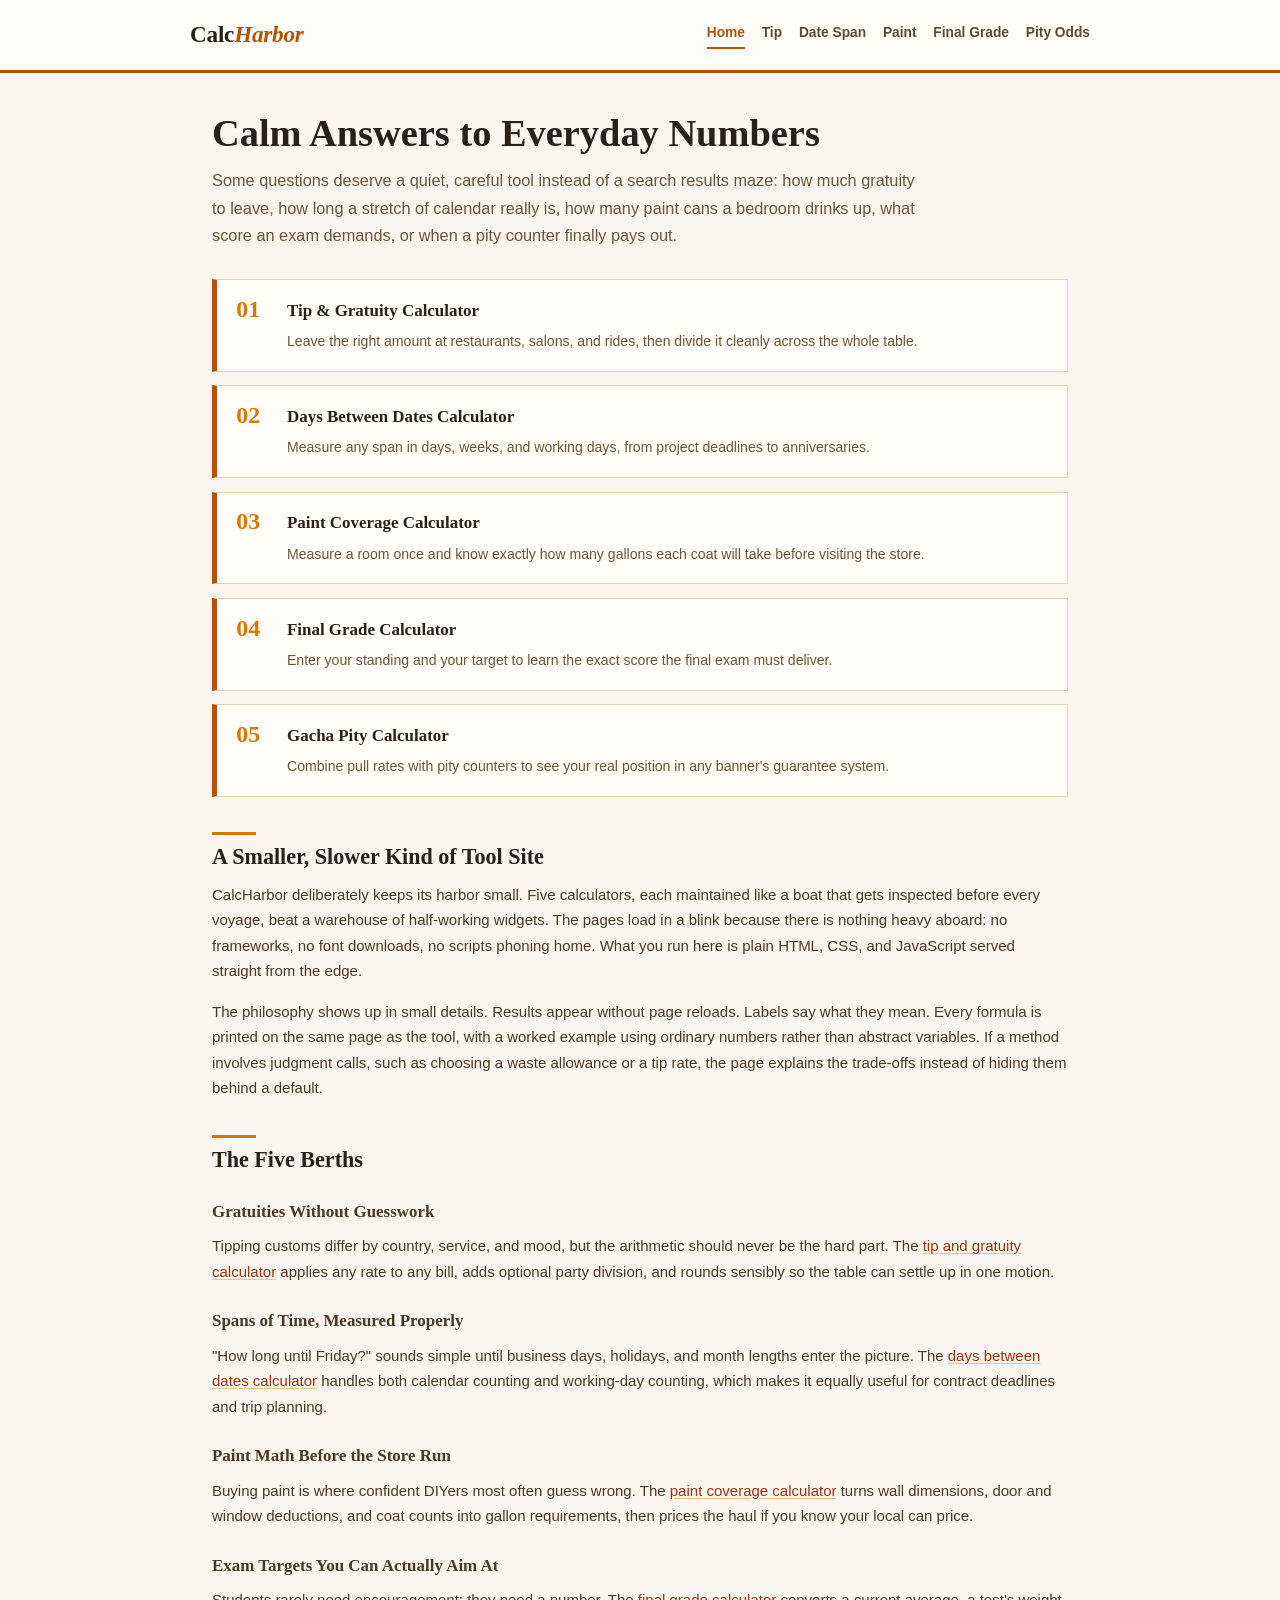
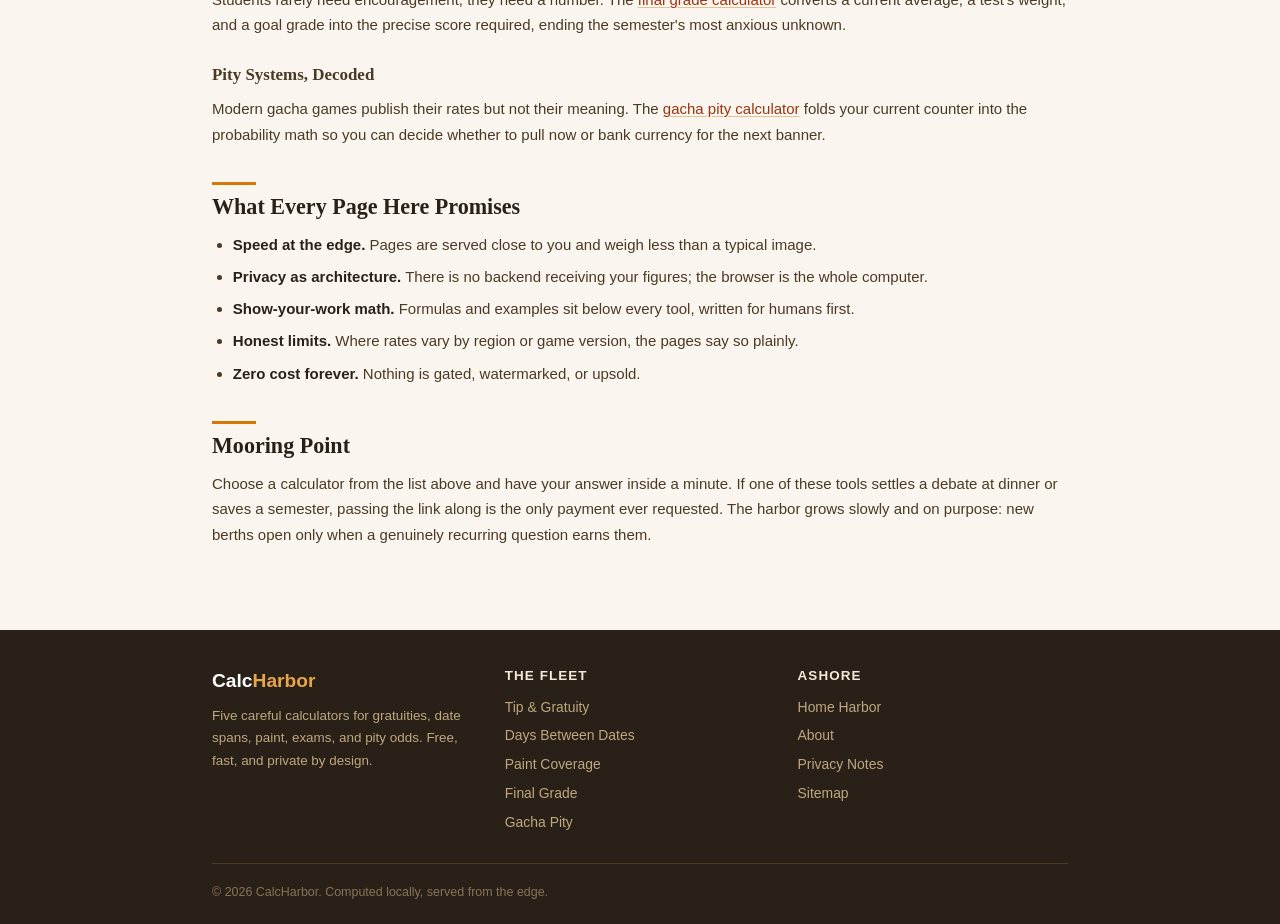
<file: index.html>
<!DOCTYPE html>
<html lang="en">
<head>
<meta charset="UTF-8">
<meta name="viewport" content="width=device-width, initial-scale=1.0">
<title>CalcHarbor – Calm, Careful Calculators for Daily Questions</title>
<meta name="description" content="Five hand-built calculators for tipping, date spans, paint coverage, final-exam targets, and gacha pity math. Free, instant, and private on every device.">
<meta name="robots" content="index, follow">
<link rel="canonical" href="https://calcharbor.pages.dev/">
<meta property="og:type" content="website">
<meta property="og:site_name" content="CalcHarbor">
<meta property="og:title" content="CalcHarbor – Calm, Careful Calculators for Daily Questions">
<meta property="og:description" content="Tipping, date spans, paint gallons, exam targets, and pity odds — five free calculators that run entirely in your browser.">
<meta property="og:url" content="https://calcharbor.pages.dev/">
<meta name="twitter:card" content="summary">
<link rel="stylesheet" href="assets/style.css">
<script type="application/ld+json">
{
  "@context": "https://schema.org",
  "@type": "WebSite",
  "name": "CalcHarbor",
  "url": "https://calcharbor.pages.dev/",
  "description": "A small harbor of five careful calculators covering gratuities, date spans, paint coverage, exam targets, and gacha pity odds.",
  "publisher": {
    "@type": "Organization",
    "name": "CalcHarbor",
    "url": "https://calcharbor.pages.dev/"
  }
}
</script>
<script type="application/ld+json">
{
  "@context": "https://schema.org",
  "@type": "ItemList",
  "name": "CalcHarbor Calculators",
  "itemListElement": [
    {"@type": "ListItem", "position": 1, "name": "Tip & Gratuity Calculator", "url": "https://calcharbor.pages.dev/tip-gratuity-calculator/"},
    {"@type": "ListItem", "position": 2, "name": "Days Between Dates Calculator", "url": "https://calcharbor.pages.dev/days-between-dates/"},
    {"@type": "ListItem", "position": 3, "name": "Paint Coverage Calculator", "url": "https://calcharbor.pages.dev/paint-coverage-calculator/"},
    {"@type": "ListItem", "position": 4, "name": "Final Grade Calculator", "url": "https://calcharbor.pages.dev/final-grade-calculator/"},
    {"@type": "ListItem", "position": 5, "name": "Gacha Pity Calculator", "url": "https://calcharbor.pages.dev/gacha-pity-calculator/"}
  ]
}
</script>
</head>
<body>
<header class="site-header">
  <div class="container nav-wrap">
    <a href="./" class="brand">Calc<span>Harbor</span></a>
    <nav class="main-nav" aria-label="Main navigation">
      <a href="./" aria-current="page">Home</a>
      <a href="tip-gratuity-calculator/">Tip</a>
      <a href="days-between-dates/">Date Span</a>
      <a href="paint-coverage-calculator/">Paint</a>
      <a href="final-grade-calculator/">Final Grade</a>
      <a href="gacha-pity-calculator/">Pity Odds</a>
    </nav>
  </div>
</header>

<main class="container">
  <section class="hero">
    <h1>Calm Answers to Everyday Numbers</h1>
    <p class="lede">Some questions deserve a quiet, careful tool instead of a search results maze: how much gratuity to leave, how long a stretch of calendar really is, how many paint cans a bedroom drinks up, what score an exam demands, or when a pity counter finally pays out.</p>
  </section>

  <div class="tool-list">
    <a class="tool-row" href="tip-gratuity-calculator/">
      <span class="tool-num">01</span>
      <span>
        <h2>Tip &amp; Gratuity Calculator</h2>
        <p>Leave the right amount at restaurants, salons, and rides, then divide it cleanly across the whole table.</p>
      </span>
    </a>
    <a class="tool-row" href="days-between-dates/">
      <span class="tool-num">02</span>
      <span>
        <h2>Days Between Dates Calculator</h2>
        <p>Measure any span in days, weeks, and working days, from project deadlines to anniversaries.</p>
      </span>
    </a>
    <a class="tool-row" href="paint-coverage-calculator/">
      <span class="tool-num">03</span>
      <span>
        <h2>Paint Coverage Calculator</h2>
        <p>Measure a room once and know exactly how many gallons each coat will take before visiting the store.</p>
      </span>
    </a>
    <a class="tool-row" href="final-grade-calculator/">
      <span class="tool-num">04</span>
      <span>
        <h2>Final Grade Calculator</h2>
        <p>Enter your standing and your target to learn the exact score the final exam must deliver.</p>
      </span>
    </a>
    <a class="tool-row" href="gacha-pity-calculator/">
      <span class="tool-num">05</span>
      <span>
        <h2>Gacha Pity Calculator</h2>
        <p>Combine pull rates with pity counters to see your real position in any banner's guarantee system.</p>
      </span>
    </a>
  </div>

  <article class="content">
    <h2>A Smaller, Slower Kind of Tool Site</h2>
    <p>CalcHarbor deliberately keeps its harbor small. Five calculators, each maintained like a boat that gets inspected before every voyage, beat a warehouse of half-working widgets. The pages load in a blink because there is nothing heavy aboard: no frameworks, no font downloads, no scripts phoning home. What you run here is plain HTML, CSS, and JavaScript served straight from the edge.</p>
    <p>The philosophy shows up in small details. Results appear without page reloads. Labels say what they mean. Every formula is printed on the same page as the tool, with a worked example using ordinary numbers rather than abstract variables. If a method involves judgment calls, such as choosing a waste allowance or a tip rate, the page explains the trade-offs instead of hiding them behind a default.</p>

    <h2>The Five Berths</h2>
    <h3>Gratuities Without Guesswork</h3>
    <p>Tipping customs differ by country, service, and mood, but the arithmetic should never be the hard part. The <a href="tip-gratuity-calculator/">tip and gratuity calculator</a> applies any rate to any bill, adds optional party division, and rounds sensibly so the table can settle up in one motion.</p>
    <h3>Spans of Time, Measured Properly</h3>
    <p>"How long until Friday?" sounds simple until business days, holidays, and month lengths enter the picture. The <a href="days-between-dates/">days between dates calculator</a> handles both calendar counting and working-day counting, which makes it equally useful for contract deadlines and trip planning.</p>
    <h3>Paint Math Before the Store Run</h3>
    <p>Buying paint is where confident DIYers most often guess wrong. The <a href="paint-coverage-calculator/">paint coverage calculator</a> turns wall dimensions, door and window deductions, and coat counts into gallon requirements, then prices the haul if you know your local can price.</p>
    <h3>Exam Targets You Can Actually Aim At</h3>
    <p>Students rarely need encouragement; they need a number. The <a href="final-grade-calculator/">final grade calculator</a> converts a current average, a test's weight, and a goal grade into the precise score required, ending the semester's most anxious unknown.</p>
    <h3>Pity Systems, Decoded</h3>
    <p>Modern gacha games publish their rates but not their meaning. The <a href="gacha-pity-calculator/">gacha pity calculator</a> folds your current counter into the probability math so you can decide whether to pull now or bank currency for the next banner.</p>

    <h2>What Every Page Here Promises</h2>
    <ul>
      <li><strong>Speed at the edge.</strong> Pages are served close to you and weigh less than a typical image.</li>
      <li><strong>Privacy as architecture.</strong> There is no backend receiving your figures; the browser is the whole computer.</li>
      <li><strong>Show-your-work math.</strong> Formulas and examples sit below every tool, written for humans first.</li>
      <li><strong>Honest limits.</strong> Where rates vary by region or game version, the pages say so plainly.</li>
      <li><strong>Zero cost forever.</strong> Nothing is gated, watermarked, or upsold.</li>
    </ul>

    <h2>Mooring Point</h2>
    <p>Choose a calculator from the list above and have your answer inside a minute. If one of these tools settles a debate at dinner or saves a semester, passing the link along is the only payment ever requested. The harbor grows slowly and on purpose: new berths open only when a genuinely recurring question earns them.</p>
  </article>
</main>

<footer class="site-footer">
  <div class="container">
    <div class="footer-grid">
      <div>
        <div class="footer-brand">Calc<span>Harbor</span></div>
        <p class="footer-desc">Five careful calculators for gratuities, date spans, paint, exams, and pity odds. Free, fast, and private by design.</p>
      </div>
      <div>
        <h2>The Fleet</h2>
        <ul>
          <li><a href="tip-gratuity-calculator/">Tip &amp; Gratuity</a></li>
          <li><a href="days-between-dates/">Days Between Dates</a></li>
          <li><a href="paint-coverage-calculator/">Paint Coverage</a></li>
          <li><a href="final-grade-calculator/">Final Grade</a></li>
          <li><a href="gacha-pity-calculator/">Gacha Pity</a></li>
        </ul>
      </div>
      <div>
        <h2>Ashore</h2>
        <ul>
          <li><a href="./">Home Harbor</a></li>
          <li><a href="about.html">About</a></li>
          <li><a href="privacy.html">Privacy Notes</a></li>
          <li><a href="sitemap.xml">Sitemap</a></li>
        </ul>
      </div>
    </div>
    <div class="footer-bottom">&copy; 2026 CalcHarbor. Computed locally, served from the edge.</div>
  </div>
</footer>
</body>
</html>
</file>
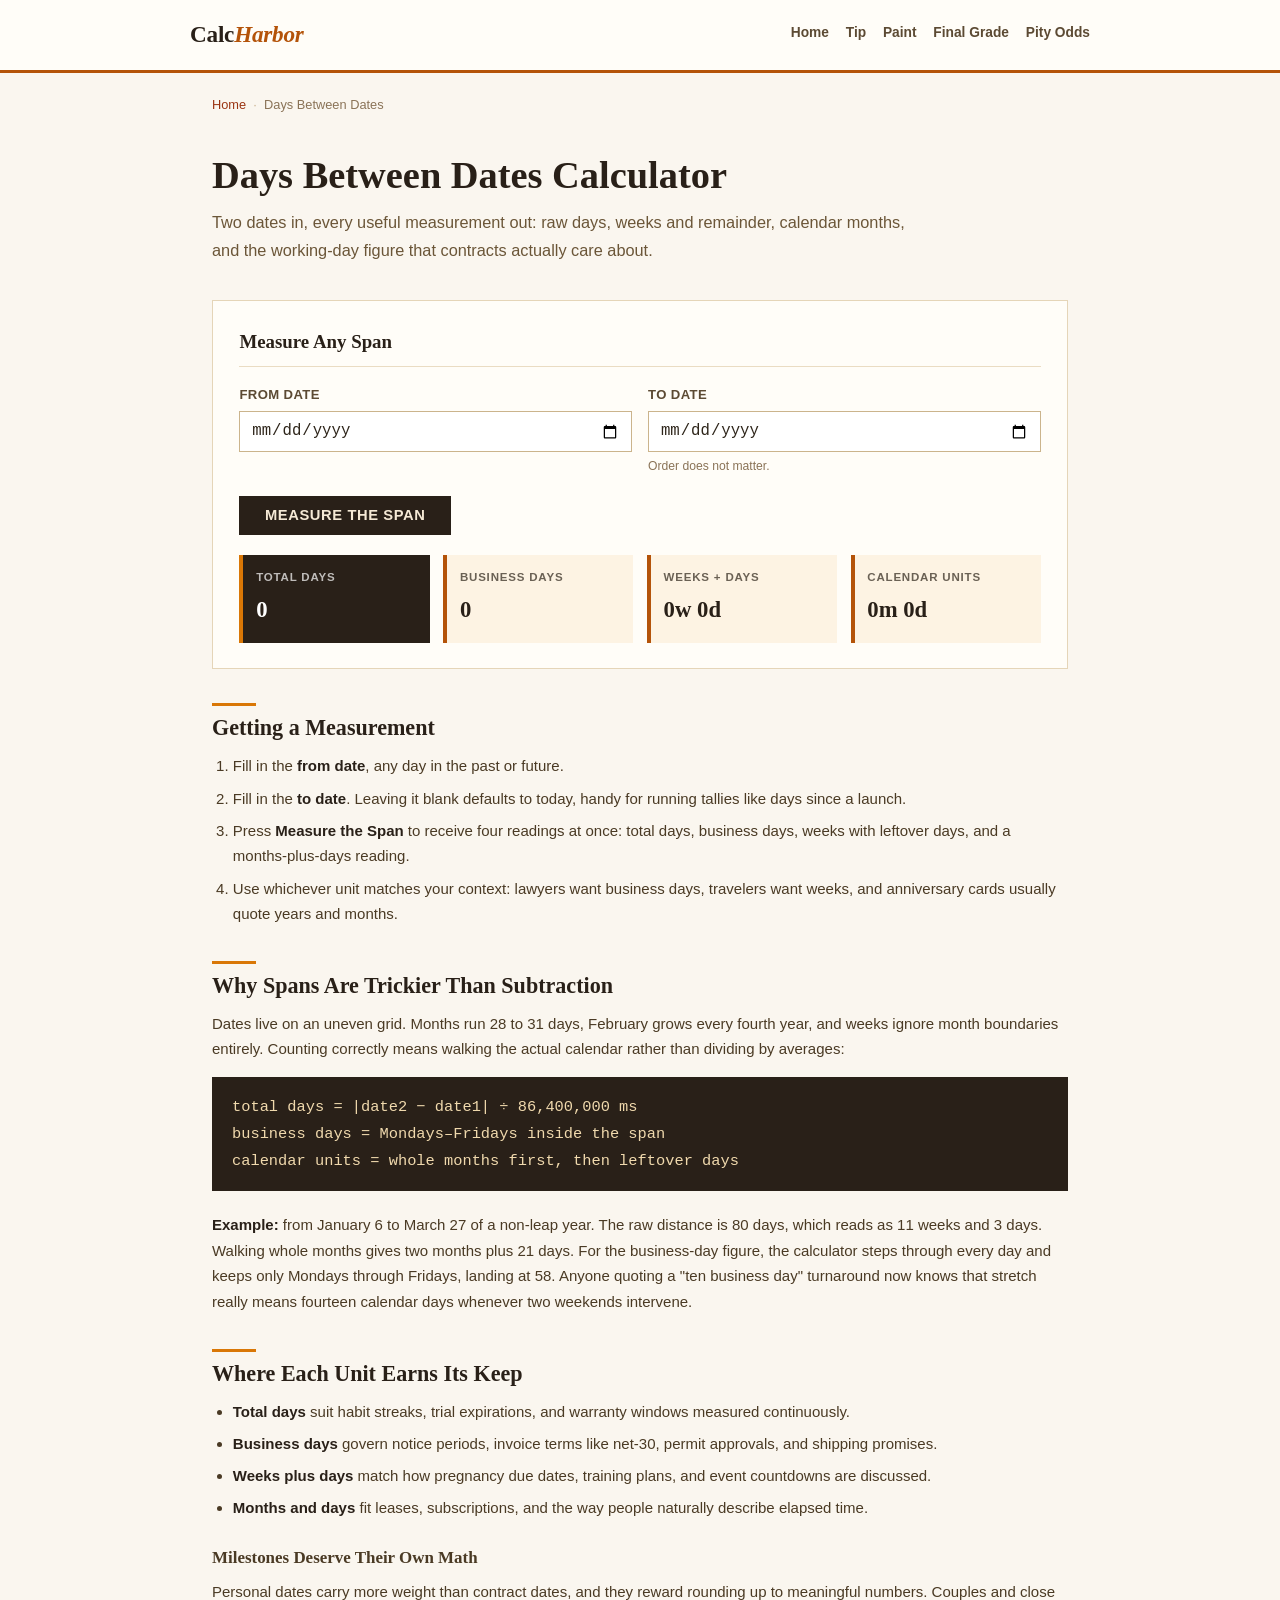
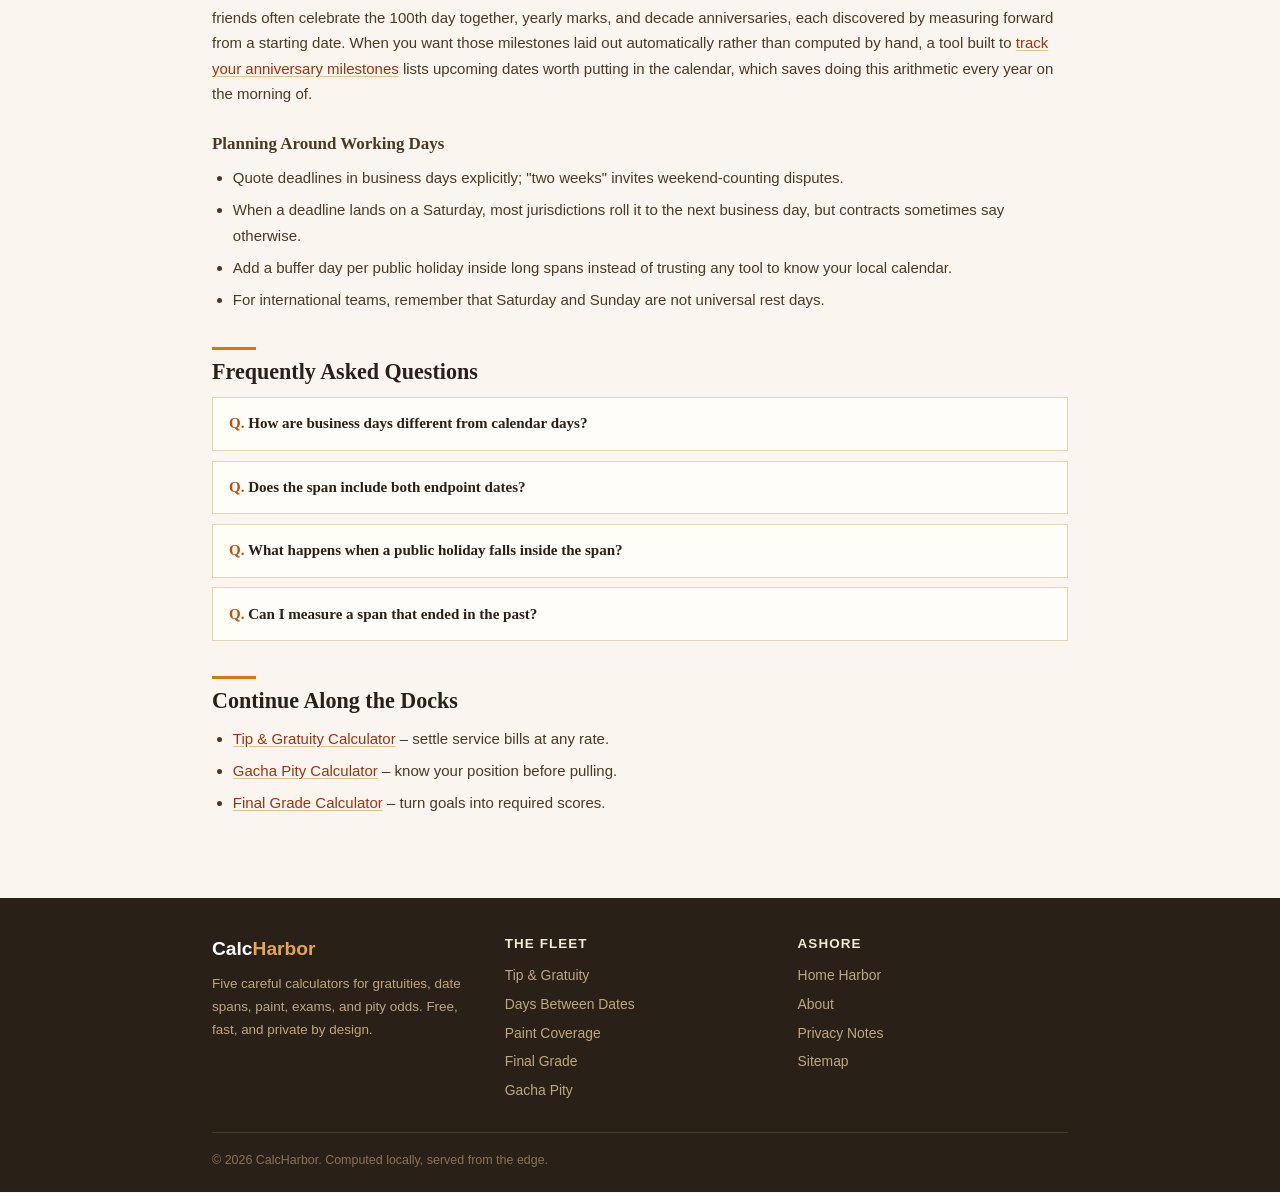
<file: days-between-dates/index.html>
<!DOCTYPE html>
<html lang="en">
<head>
<meta charset="UTF-8">
<meta name="viewport" content="width=device-width, initial-scale=1.0">
<title>Days Between Dates – Calendar &amp; Business Day Span | CalcHarbor</title>
<meta name="description" content="Count days between any two dates, including business days. Free date span calculator for deadlines, trips, contracts, and personal milestones.">
<meta name="robots" content="index, follow">
<link rel="canonical" href="https://calcharbor.pages.dev/days-between-dates/">
<meta property="og:type" content="website">
<meta property="og:site_name" content="CalcHarbor">
<meta property="og:title" content="Days Between Dates – Calendar &amp; Business Day Span">
<meta property="og:description" content="Measure any date span in days, weeks, and working days in one calculation.">
<meta property="og:url" content="https://calcharbor.pages.dev/days-between-dates/">
<meta name="twitter:card" content="summary">
<link rel="stylesheet" href="../assets/style.css">
<script type="application/ld+json">
{
  "@context": "https://schema.org",
  "@type": "WebApplication",
  "name": "Days Between Dates Calculator",
  "url": "https://calcharbor.pages.dev/days-between-dates/",
  "applicationCategory": "UtilitiesApplication",
  "operatingSystem": "Any",
  "browserRequirements": "Requires JavaScript",
  "offers": {"@type": "Offer", "price": "0", "priceCurrency": "USD"},
  "description": "Free calculator that measures the span between two dates in total days, weeks, calendar units, and business days."
}
</script>
<script type="application/ld+json">
{
  "@context": "https://schema.org",
  "@type": "BreadcrumbList",
  "itemListElement": [
    {"@type": "ListItem", "position": 1, "name": "Home", "item": "https://calcharbor.pages.dev/"},
    {"@type": "ListItem", "position": 2, "name": "Days Between Dates", "item": "https://calcharbor.pages.dev/days-between-dates/"}
  ]
}
</script>
<script type="application/ld+json">
{
  "@context": "https://schema.org",
  "@type": "FAQPage",
  "mainEntity": [
    {
      "@type": "Question",
      "name": "How are business days different from calendar days?",
      "acceptedAnswer": {"@type": "Answer", "text": "Calendar days count everything, weekends included. Business days count only Monday through Friday, which is how most contracts, shipping estimates, and office deadlines are written. A span of seven calendar days can contain as few as five business days."}
    },
    {
      "@type": "Question",
      "name": "Does the span include both endpoint dates?",
      "acceptedAnswer": {"@type": "Answer", "text": "The standard convention counts the difference, so March 1 to March 10 is nine days and the end date itself is not counted. If your situation needs both endpoints included, such as hotel stays or rental periods, add one day to the result."}
    },
    {
      "@type": "Question",
      "name": "What happens when a public holiday falls inside the span?",
      "acceptedAnswer": {"@type": "Answer", "text": "This calculator counts weekdays without checking holiday calendars, since holidays vary by country and region. If precision matters for a legal deadline, subtract observed holidays manually from the business day figure."}
    },
    {
      "@type": "Question",
      "name": "Can I measure a span that ended in the past?",
      "acceptedAnswer": {"@type": "Answer", "text": "Yes. Both fields accept any dates in any order of time; the calculator always returns the positive distance between them, whether that stretch ended decades ago or has not started yet."}
    }
  ]
}
</script>
</head>
<body>
<header class="site-header">
  <div class="container nav-wrap">
    <a href="../" class="brand">Calc<span>Harbor</span></a>
    <nav class="main-nav" aria-label="Main navigation">
      <a href="../">Home</a>
      <a href="../tip-gratuity-calculator/">Tip</a>
      <a href="../paint-coverage-calculator/">Paint</a>
      <a href="../final-grade-calculator/">Final Grade</a>
      <a href="../gacha-pity-calculator/">Pity Odds</a>
    </nav>
  </div>
</header>

<main class="container">
  <nav class="breadcrumbs" aria-label="Breadcrumb">
    <ol>
      <li><a href="../">Home</a></li>
      <li><span aria-current="page">Days Between Dates</span></li>
    </ol>
  </nav>

  <section class="hero">
    <h1>Days Between Dates Calculator</h1>
    <p class="lede">Two dates in, every useful measurement out: raw days, weeks and remainder, calendar months, and the working-day figure that contracts actually care about.</p>
  </section>

  <div class="calc-card">
    <h2 class="calc-title">Measure Any Span</h2>
    <div class="calc-grid">
      <div class="field">
        <label for="fromDate">From date</label>
        <input type="date" id="fromDate">
      </div>
      <div class="field">
        <label for="toDate">To date</label>
        <input type="date" id="toDate">
        <p class="hint">Order does not matter.</p>
      </div>
    </div>
    <button class="btn" id="calcBtn" type="button">Measure the Span</button>
    <div class="error-msg" id="errorMsg"></div>
    <div class="results" id="results" hidden>
      <div class="result-box primary">
        <div class="result-label">Total Days</div>
        <div class="result-value" id="resTotal">0</div>
      </div>
      <div class="result-box">
        <div class="result-label">Business Days</div>
        <div class="result-value" id="resBiz">0</div>
      </div>
      <div class="result-box">
        <div class="result-label">Weeks + Days</div>
        <div class="result-value" id="resWeeks">0w 0d</div>
      </div>
      <div class="result-box">
        <div class="result-label">Calendar Units</div>
        <div class="result-value" id="resCal">0m 0d</div>
      </div>
    </div>
  </div>

  <article class="content">
    <h2>Getting a Measurement</h2>
    <ol>
      <li>Fill in the <strong>from date</strong>, any day in the past or future.</li>
      <li>Fill in the <strong>to date</strong>. Leaving it blank defaults to today, handy for running tallies like days since a launch.</li>
      <li>Press <strong>Measure the Span</strong> to receive four readings at once: total days, business days, weeks with leftover days, and a months-plus-days reading.</li>
      <li>Use whichever unit matches your context: lawyers want business days, travelers want weeks, and anniversary cards usually quote years and months.</li>
    </ol>

    <h2>Why Spans Are Trickier Than Subtraction</h2>
    <p>Dates live on an uneven grid. Months run 28 to 31 days, February grows every fourth year, and weeks ignore month boundaries entirely. Counting correctly means walking the actual calendar rather than dividing by averages:</p>
    <div class="formula-block">total&nbsp;days = |date2 &minus; date1| &divide; 86,400,000&nbsp;ms<br>business&nbsp;days = Mondays&ndash;Fridays inside the span<br>calendar&nbsp;units = whole months first, then leftover days</div>
    <p><strong>Example:</strong> from January 6 to March 27 of a non-leap year. The raw distance is 80 days, which reads as 11 weeks and 3 days. Walking whole months gives two months plus 21 days. For the business-day figure, the calculator steps through every day and keeps only Mondays through Fridays, landing at 58. Anyone quoting a "ten business day" turnaround now knows that stretch really means fourteen calendar days whenever two weekends intervene.</p>

    <h2>Where Each Unit Earns Its Keep</h2>
    <ul>
      <li><strong>Total days</strong> suit habit streaks, trial expirations, and warranty windows measured continuously.</li>
      <li><strong>Business days</strong> govern notice periods, invoice terms like net-30, permit approvals, and shipping promises.</li>
      <li><strong>Weeks plus days</strong> match how pregnancy due dates, training plans, and event countdowns are discussed.</li>
      <li><strong>Months and days</strong> fit leases, subscriptions, and the way people naturally describe elapsed time.</li>
    </ul>

    <h3>Milestones Deserve Their Own Math</h3>
    <p>Personal dates carry more weight than contract dates, and they reward rounding up to meaningful numbers. Couples and close friends often celebrate the 100th day together, yearly marks, and decade anniversaries, each discovered by measuring forward from a starting date. When you want those milestones laid out automatically rather than computed by hand, a tool built to <a href="https://usefreecalculator.com/Tools/anniversary-calculator" rel="noopener">track your anniversary milestones</a> lists upcoming dates worth putting in the calendar, which saves doing this arithmetic every year on the morning of.</p>

    <h3>Planning Around Working Days</h3>
    <ul>
      <li>Quote deadlines in business days explicitly; "two weeks" invites weekend-counting disputes.</li>
      <li>When a deadline lands on a Saturday, most jurisdictions roll it to the next business day, but contracts sometimes say otherwise.</li>
      <li>Add a buffer day per public holiday inside long spans instead of trusting any tool to know your local calendar.</li>
      <li>For international teams, remember that Saturday and Sunday are not universal rest days.</li>
    </ul>

    <h2>Frequently Asked Questions</h2>
    <div class="faq">
      <details>
        <summary>How are business days different from calendar days?</summary>
        <p>Calendar days count everything, weekends included. Business days count only Monday through Friday, which is how most contracts, shipping estimates, and office deadlines are written. A span of seven calendar days can contain as few as five business days.</p>
      </details>
      <details>
        <summary>Does the span include both endpoint dates?</summary>
        <p>The standard convention counts the difference, so March 1 to March 10 is nine days and the end date itself is not counted. If your situation needs both endpoints included, such as hotel stays or rental periods, add one day to the result.</p>
      </details>
      <details>
        <summary>What happens when a public holiday falls inside the span?</summary>
        <p>This calculator counts weekdays without checking holiday calendars, since holidays vary by country and region. If precision matters for a legal deadline, subtract observed holidays manually from the business day figure.</p>
      </details>
      <details>
        <summary>Can I measure a span that ended in the past?</summary>
        <p>Yes. Both fields accept any dates in any order of time; the calculator always returns the positive distance between them, whether that stretch ended decades ago or has not started yet.</p>
      </details>
    </div>

    <h2>Continue Along the Docks</h2>
    <ul>
      <li><a href="../tip-gratuity-calculator/">Tip &amp; Gratuity Calculator</a> &ndash; settle service bills at any rate.</li>
      <li><a href="../gacha-pity-calculator/">Gacha Pity Calculator</a> &ndash; know your position before pulling.</li>
      <li><a href="../final-grade-calculator/">Final Grade Calculator</a> &ndash; turn goals into required scores.</li>
    </ul>
  </article>
</main>

<footer class="site-footer">
  <div class="container">
    <div class="footer-grid">
      <div>
        <div class="footer-brand">Calc<span>Harbor</span></div>
        <p class="footer-desc">Five careful calculators for gratuities, date spans, paint, exams, and pity odds. Free, fast, and private by design.</p>
      </div>
      <div>
        <h2>The Fleet</h2>
        <ul>
          <li><a href="../tip-gratuity-calculator/">Tip &amp; Gratuity</a></li>
          <li><a href="../">Days Between Dates</a></li>
          <li><a href="../paint-coverage-calculator/">Paint Coverage</a></li>
          <li><a href="../final-grade-calculator/">Final Grade</a></li>
          <li><a href="../gacha-pity-calculator/">Gacha Pity</a></li>
        </ul>
      </div>
      <div>
        <h2>Ashore</h2>
        <ul>
          <li><a href="../">Home Harbor</a></li>
          <li><a href="../about.html">About</a></li>
          <li><a href="../privacy.html">Privacy Notes</a></li>
          <li><a href="../sitemap.xml">Sitemap</a></li>
        </ul>
      </div>
    </div>
    <div class="footer-bottom">&copy; 2026 CalcHarbor. Computed locally, served from the edge.</div>
  </div>
</footer>

<script>
(function(){
  var fIn=document.getElementById('fromDate'),
      tIn=document.getElementById('toDate'),
      btn=document.getElementById('calcBtn'),
      errBox=document.getElementById('errorMsg'),
      resWrap=document.getElementById('results'),
      resTotal=document.getElementById('resTotal'),
      resBiz=document.getElementById('resBiz'),
      resWeeks=document.getElementById('resWeeks'),
      resCal=document.getElementById('resCal');

  function parse(v){
    var p=v.split('-');
    return new Date(+p[0],+p[1]-1,+p[2]);
  }

  function run(){
    errBox.style.display='none';
    if(!fIn.value||!tIn.value){errBox.textContent='Both dates are needed.';errBox.style.display='block';resWrap.hidden=true;return;}
    var a=parse(fIn.value),
        b=parse(tIn.value),
        swap=false;
    if(b<a){var tmp=a;a=b;b=tmp;swap=true;}
    var MS=86400000,
        total=Math.round((b-a)/MS),
        biz=0,
        cur=new Date(a);
    while(cur<b){
      var dow=cur.getDay();
      if(dow!==0&&dow!==6){biz++;}
      cur.setDate(cur.getDate()+1);
    }
    var y=b.getFullYear()-a.getFullYear(),
        m=b.getMonth()-a.getMonth(),
        d=b.getDate()-a.getDate();
    if(d<0){
      m--;
      d+=new Date(b.getFullYear(),b.getMonth(),0).getDate();
    }
    if(m<0){y--;m+=12;}
    resTotal.textContent=total.toLocaleString();
    resBiz.textContent=biz.toLocaleString();
    resWeeks.textContent=Math.floor(total/7)+'w '+(total%7)+'d';
    resCal.textContent=(y*12+m)+'m '+d+'d';
    resWrap.hidden=false;
  }

  btn.addEventListener('click',run);
  [fIn,tIn].forEach(function(el){
    el.addEventListener('keydown',function(e){if(e.key==='Enter'){run();}});
  });
})();
</script>
</body>
</html>
</file>
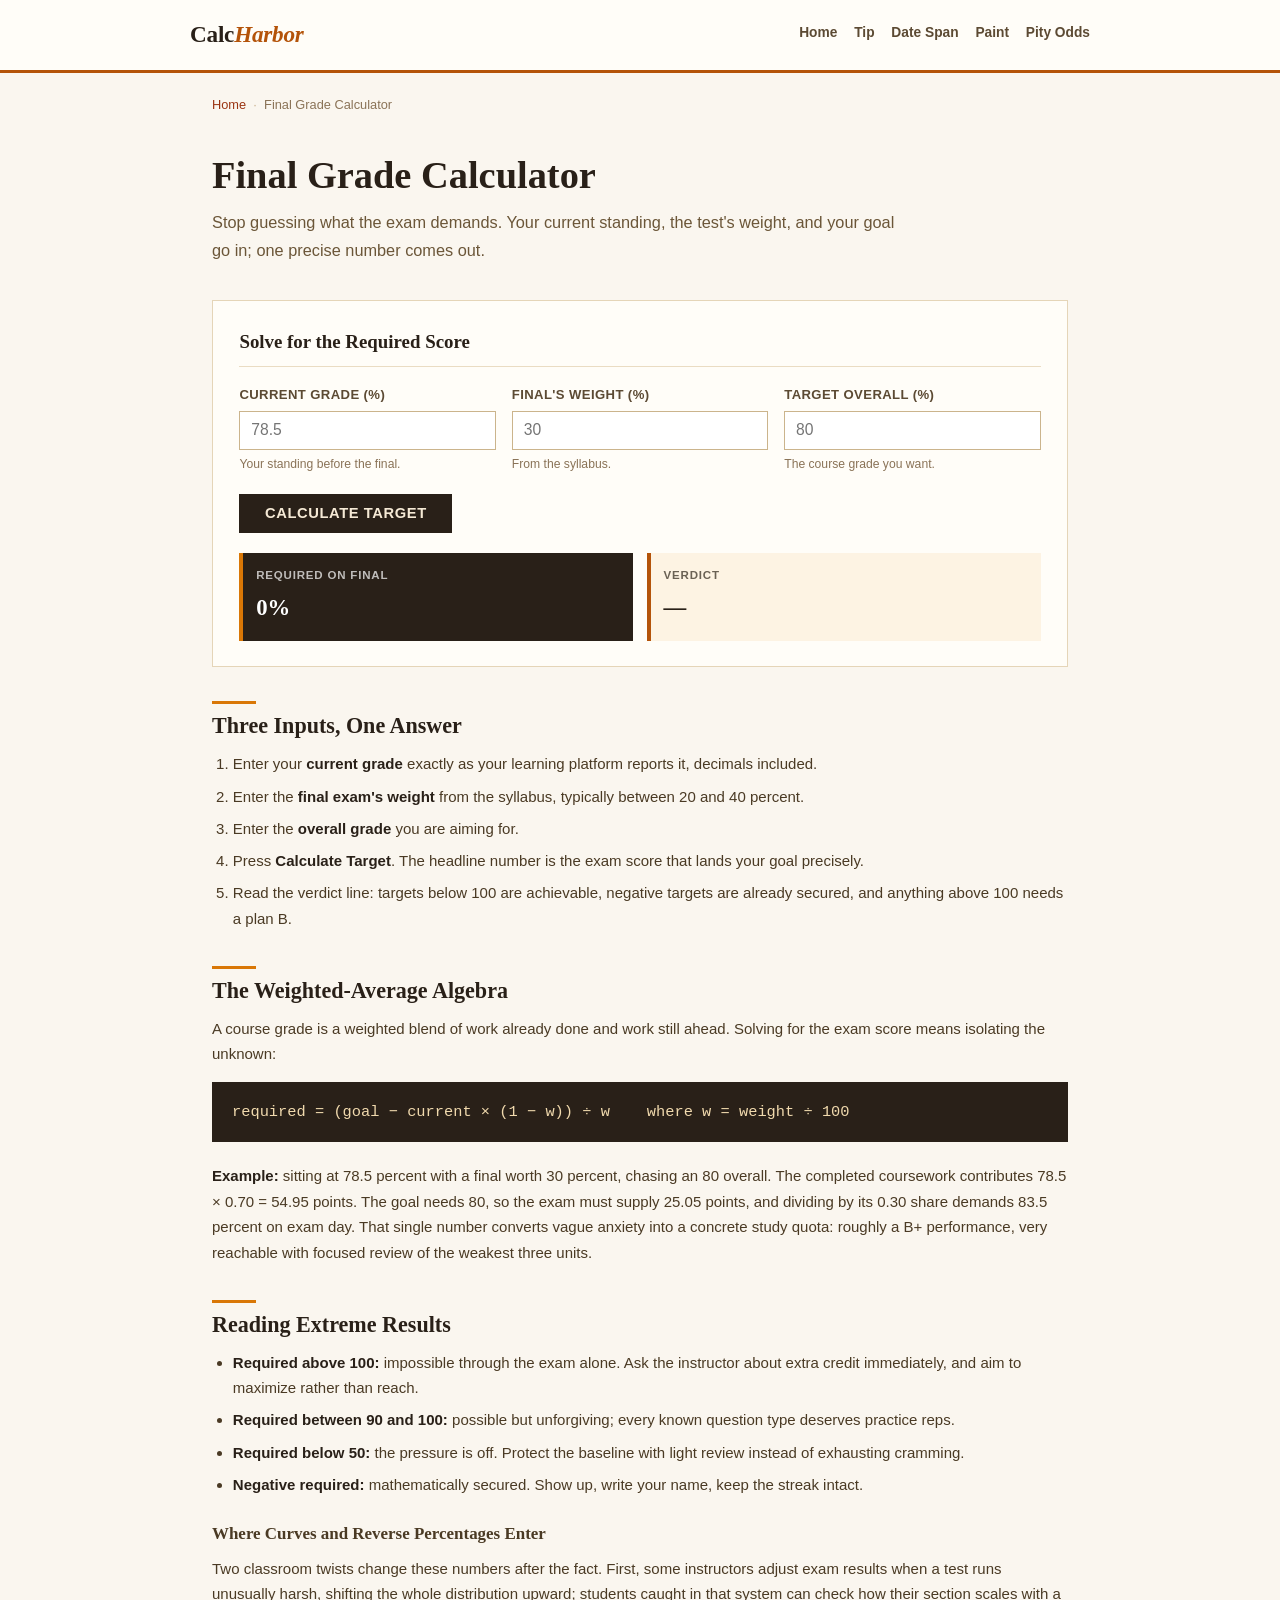
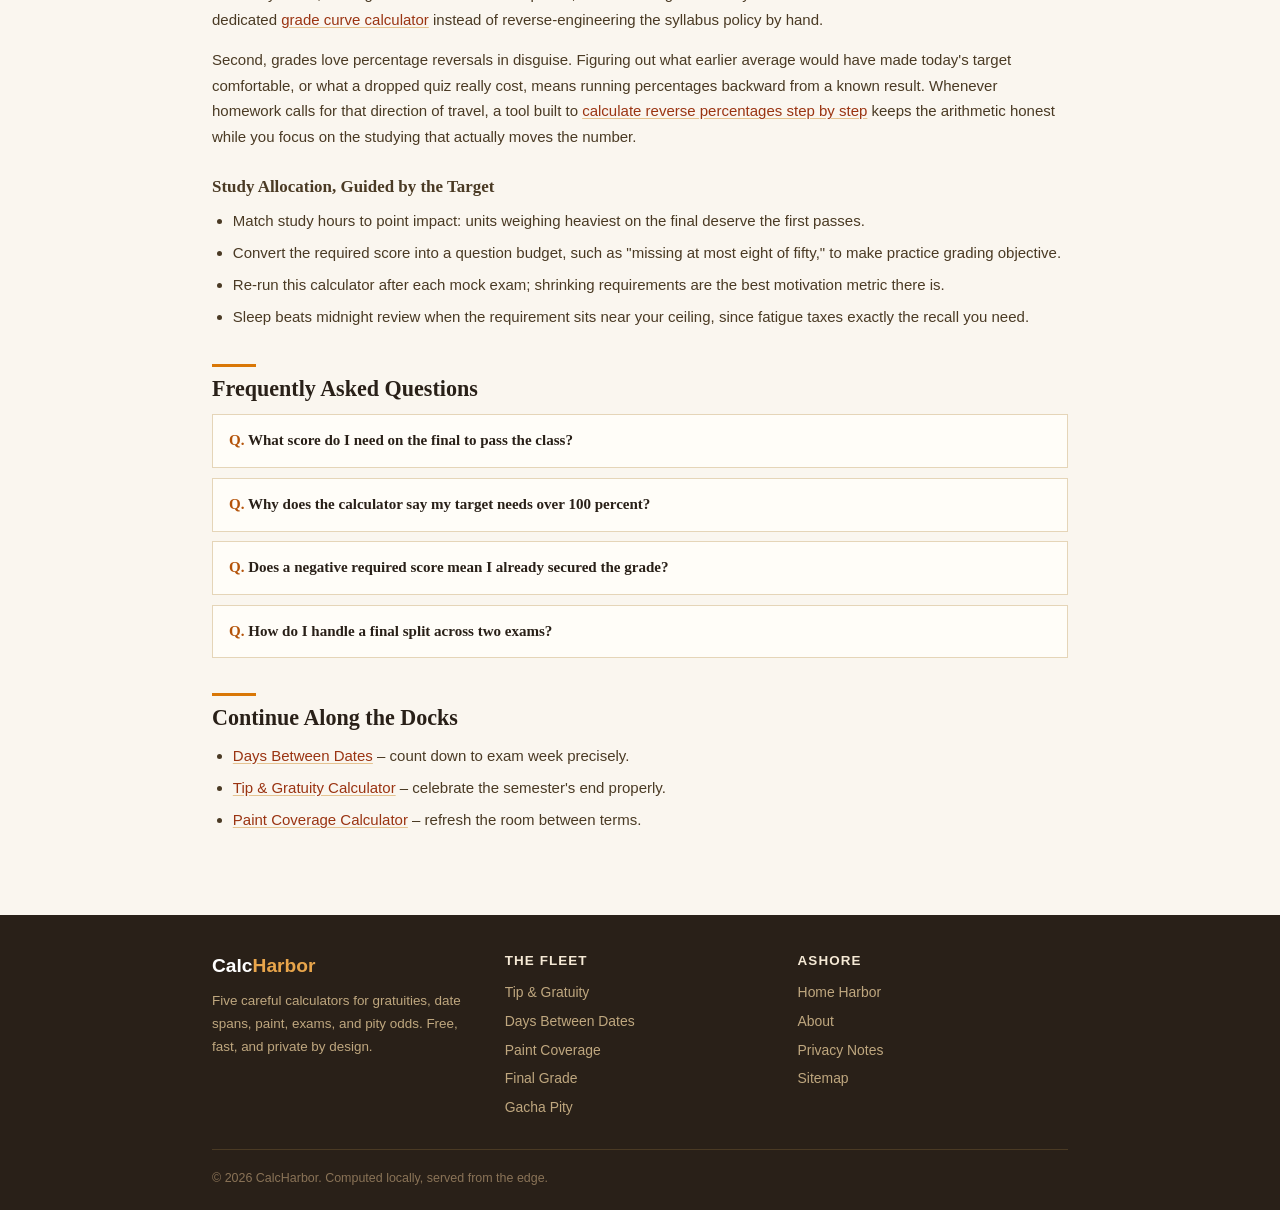
<file: final-grade-calculator/index.html>
<!DOCTYPE html>
<html lang="en">
<head>
<meta charset="UTF-8">
<meta name="viewport" content="width=device-width, initial-scale=1.0">
<title>Final Grade Calculator – Score Needed on the Exam | CalcHarbor</title>
<meta name="description" content="Find the exact score you need on the final exam. Free final grade calculator turns your current average, test weight, and goal into a clear target.">
<meta name="robots" content="index, follow">
<link rel="canonical" href="https://calcharbor.pages.dev/final-grade-calculator/">
<meta property="og:type" content="website">
<meta property="og:site_name" content="CalcHarbor">
<meta property="og:title" content="Final Grade Calculator – Score Needed on the Exam">
<meta property="og:description" content="Enter your average, the exam weight, and your goal to learn the exact score required.">
<meta property="og:url" content="https://calcharbor.pages.dev/final-grade-calculator/">
<meta name="twitter:card" content="summary">
<link rel="stylesheet" href="../assets/style.css">
<script type="application/ld+json">
{
  "@context": "https://schema.org",
  "@type": "WebApplication",
  "name": "Final Grade Calculator",
  "url": "https://calcharbor.pages.dev/final-grade-calculator/",
  "applicationCategory": "EducationalApplication",
  "operatingSystem": "Any",
  "browserRequirements": "Requires JavaScript",
  "offers": {"@type": "Offer", "price": "0", "priceCurrency": "USD"},
  "description": "Free calculator that computes the exact score needed on a weighted final exam to reach any target course grade."
}
</script>
<script type="application/ld+json">
{
  "@context": "https://schema.org",
  "@type": "BreadcrumbList",
  "itemListElement": [
    {"@type": "ListItem", "position": 1, "name": "Home", "item": "https://calcharbor.pages.dev/"},
    {"@type": "ListItem", "position": 2, "name": "Final Grade Calculator", "item": "https://calcharbor.pages.dev/final-grade-calculator/"}
  ]
}
</script>
<script type="application/ld+json">
{
  "@context": "https://schema.org",
  "@type": "FAQPage",
  "mainEntity": [
    {
      "@type": "Question",
      "name": "What score do I need on the final to pass the class?",
      "acceptedAnswer": {"@type": "Answer", "text": "Enter your current average, the final's weight, and your school's passing threshold, commonly 60 or 70 percent, as the goal. The calculator returns the minimum exam score that produces that overall result."}
    },
    {
      "@type": "Question",
      "name": "Why does the calculator say my target needs over 100 percent?",
      "acceptedAnswer": {"@type": "Answer", "text": "Because the goal is mathematically out of reach with the remaining weight. When the required score exceeds 100, no possible exam result achieves it, and the realistic options become negotiating extra credit or accepting the highest attainable grade."}
    },
    {
      "@type": "Question",
      "name": "Does a negative required score mean I already secured the grade?",
      "acceptedAnswer": {"@type": "Answer", "text": "Exactly. A negative figure means even a zero on the final leaves you at or above the goal, so the target is locked in regardless of exam day performance."}
    },
    {
      "@type": "Question",
      "name": "How do I handle a final split across two exams?",
      "acceptedAnswer": {"@type": "Answer", "text": "Treat them as separate assignments: run the calculation once with the first exam's weight to find its target, then use your projected result to solve for the second. Alternatively, combine both weights into one entry if scores will be merged anyway."}
    }
  ]
}
</script>
</head>
<body>
<header class="site-header">
  <div class="container nav-wrap">
    <a href="../" class="brand">Calc<span>Harbor</span></a>
    <nav class="main-nav" aria-label="Main navigation">
      <a href="../">Home</a>
      <a href="../tip-gratuity-calculator/">Tip</a>
      <a href="../days-between-dates/">Date Span</a>
      <a href="../paint-coverage-calculator/">Paint</a>
      <a href="../gacha-pity-calculator/">Pity Odds</a>
    </nav>
  </div>
</header>

<main class="container">
  <nav class="breadcrumbs" aria-label="Breadcrumb">
    <ol>
      <li><a href="../">Home</a></li>
      <li><span aria-current="page">Final Grade Calculator</span></li>
    </ol>
  </nav>

  <section class="hero">
    <h1>Final Grade Calculator</h1>
    <p class="lede">Stop guessing what the exam demands. Your current standing, the test's weight, and your goal go in; one precise number comes out.</p>
  </section>

  <div class="calc-card">
    <h2 class="calc-title">Solve for the Required Score</h2>
    <div class="calc-grid">
      <div class="field">
        <label for="curGrade">Current grade (%)</label>
        <input type="number" id="curGrade" min="0" max="100" step="0.1" placeholder="78.5" inputmode="decimal">
        <p class="hint">Your standing before the final.</p>
      </div>
      <div class="field">
        <label for="finWeight">Final's weight (%)</label>
        <input type="number" id="finWeight" min="1" max="100" step="1" placeholder="30" inputmode="numeric">
        <p class="hint">From the syllabus.</p>
      </div>
      <div class="field">
        <label for="goalGrade">Target overall (%)</label>
        <input type="number" id="goalGrade" min="0" max="100" step="0.1" placeholder="80" inputmode="decimal">
        <p class="hint">The course grade you want.</p>
      </div>
    </div>
    <button class="btn" id="calcBtn" type="button">Calculate Target</button>
    <div class="error-msg" id="errorMsg"></div>
    <div class="results" id="results" hidden>
      <div class="result-box primary">
        <div class="result-label">Required on Final</div>
        <div class="result-value" id="resReq">0%</div>
      </div>
      <div class="result-box">
        <div class="result-label">Verdict</div>
        <div class="result-value" id="resVerdict">&mdash;</div>
      </div>
    </div>
    <div class="info-box" id="adviceBox" hidden>
      <p id="adviceText" style="margin-bottom:0"></p>
    </div>
  </div>

  <article class="content">
    <h2>Three Inputs, One Answer</h2>
    <ol>
      <li>Enter your <strong>current grade</strong> exactly as your learning platform reports it, decimals included.</li>
      <li>Enter the <strong>final exam's weight</strong> from the syllabus, typically between 20 and 40 percent.</li>
      <li>Enter the <strong>overall grade</strong> you are aiming for.</li>
      <li>Press <strong>Calculate Target</strong>. The headline number is the exam score that lands your goal precisely.</li>
      <li>Read the verdict line: targets below 100 are achievable, negative targets are already secured, and anything above 100 needs a plan B.</li>
    </ol>

    <h2>The Weighted-Average Algebra</h2>
    <p>A course grade is a weighted blend of work already done and work still ahead. Solving for the exam score means isolating the unknown:</p>
    <div class="formula-block">required = (goal &minus; current &times; (1 &minus; w)) &divide; w&nbsp;&nbsp;&nbsp;&nbsp;where w = weight &divide; 100</div>
    <p><strong>Example:</strong> sitting at 78.5 percent with a final worth 30 percent, chasing an 80 overall. The completed coursework contributes 78.5 &times; 0.70 = 54.95 points. The goal needs 80, so the exam must supply 25.05 points, and dividing by its 0.30 share demands 83.5 percent on exam day. That single number converts vague anxiety into a concrete study quota: roughly a B+ performance, very reachable with focused review of the weakest three units.</p>

    <h2>Reading Extreme Results</h2>
    <ul>
      <li><strong>Required above 100:</strong> impossible through the exam alone. Ask the instructor about extra credit immediately, and aim to maximize rather than reach.</li>
      <li><strong>Required between 90 and 100:</strong> possible but unforgiving; every known question type deserves practice reps.</li>
      <li><strong>Required below 50:</strong> the pressure is off. Protect the baseline with light review instead of exhausting cramming.</li>
      <li><strong>Negative required:</strong> mathematically secured. Show up, write your name, keep the streak intact.</li>
    </ul>

    <h3>Where Curves and Reverse Percentages Enter</h3>
    <p>Two classroom twists change these numbers after the fact. First, some instructors adjust exam results when a test runs unusually harsh, shifting the whole distribution upward; students caught in that system can check how their section scales with a dedicated <a href="https://usefreecalculator.com/Tools/grade-curve-calculator" rel="noopener">grade curve calculator</a> instead of reverse-engineering the syllabus policy by hand.</p>
    <p>Second, grades love percentage reversals in disguise. Figuring out what earlier average would have made today's target comfortable, or what a dropped quiz really cost, means running percentages backward from a known result. Whenever homework calls for that direction of travel, a tool built to <a href="https://usefreecalculator.com/Tools/reverse-percentage-calculator" rel="noopener">calculate reverse percentages step by step</a> keeps the arithmetic honest while you focus on the studying that actually moves the number.</p>

    <h3>Study Allocation, Guided by the Target</h3>
    <ul>
      <li>Match study hours to point impact: units weighing heaviest on the final deserve the first passes.</li>
      <li>Convert the required score into a question budget, such as "missing at most eight of fifty," to make practice grading objective.</li>
      <li>Re-run this calculator after each mock exam; shrinking requirements are the best motivation metric there is.</li>
      <li>Sleep beats midnight review when the requirement sits near your ceiling, since fatigue taxes exactly the recall you need.</li>
    </ul>

    <h2>Frequently Asked Questions</h2>
    <div class="faq">
      <details>
        <summary>What score do I need on the final to pass the class?</summary>
        <p>Enter your current average, the final's weight, and your school's passing threshold, commonly 60 or 70 percent, as the goal. The calculator returns the minimum exam score that produces that overall result.</p>
      </details>
      <details>
        <summary>Why does the calculator say my target needs over 100 percent?</summary>
        <p>Because the goal is mathematically out of reach with the remaining weight. When the required score exceeds 100, no possible exam result achieves it, and the realistic options become negotiating extra credit or accepting the highest attainable grade.</p>
      </details>
      <details>
        <summary>Does a negative required score mean I already secured the grade?</summary>
        <p>Exactly. A negative figure means even a zero on the final leaves you at or above the goal, so the target is locked in regardless of exam day performance.</p>
      </details>
      <details>
        <summary>How do I handle a final split across two exams?</summary>
        <p>Treat them as separate assignments: run the calculation once with the first exam's weight to find its target, then use your projected result to solve for the second. Alternatively, combine both weights into one entry if scores will be merged anyway.</p>
      </details>
    </div>

    <h2>Continue Along the Docks</h2>
    <ul>
      <li><a href="../days-between-dates/">Days Between Dates</a> &ndash; count down to exam week precisely.</li>
      <li><a href="../tip-gratuity-calculator/">Tip &amp; Gratuity Calculator</a> &ndash; celebrate the semester's end properly.</li>
      <li><a href="../paint-coverage-calculator/">Paint Coverage Calculator</a> &ndash; refresh the room between terms.</li>
    </ul>
  </article>
</main>

<footer class="site-footer">
  <div class="container">
    <div class="footer-grid">
      <div>
        <div class="footer-brand">Calc<span>Harbor</span></div>
        <p class="footer-desc">Five careful calculators for gratuities, date spans, paint, exams, and pity odds. Free, fast, and private by design.</p>
      </div>
      <div>
        <h2>The Fleet</h2>
        <ul>
          <li><a href="../tip-gratuity-calculator/">Tip &amp; Gratuity</a></li>
          <li><a href="../days-between-dates/">Days Between Dates</a></li>
          <li><a href="../paint-coverage-calculator/">Paint Coverage</a></li>
          <li><a href="../final-grade-calculator/">Final Grade</a></li>
          <li><a href="../gacha-pity-calculator/">Gacha Pity</a></li>
        </ul>
      </div>
      <div>
        <h2>Ashore</h2>
        <ul>
          <li><a href="../">Home Harbor</a></li>
          <li><a href="../about.html">About</a></li>
          <li><a href="../privacy.html">Privacy Notes</a></li>
          <li><a href="../sitemap.xml">Sitemap</a></li>
        </ul>
      </div>
    </div>
    <div class="footer-bottom">&copy; 2026 CalcHarbor. Computed locally, served from the edge.</div>
  </div>
</footer>

<script>
(function(){
  var cIn=document.getElementById('curGrade'),
      wIn=document.getElementById('finWeight'),
      gIn=document.getElementById('goalGrade'),
      btn=document.getElementById('calcBtn'),
      errBox=document.getElementById('errorMsg'),
      resWrap=document.getElementById('results'),
      resReq=document.getElementById('resReq'),
      resVerdict=document.getElementById('resVerdict'),
      adviceBox=document.getElementById('adviceBox'),
      adviceText=document.getElementById('adviceText');

  function run(){
    errBox.style.display='none';
    var cur=parseFloat(cIn.value),
        w=parseFloat(wIn.value),
        goal=parseFloat(gIn.value);
    if(isNaN(cur)||cur<0||cur>100){errBox.textContent='Current grade must be between 0 and 100.';errBox.style.display='block';resWrap.hidden=true;adviceBox.hidden=true;return;}
    if(isNaN(w)||w<=0||w>100){errBox.textContent='Final weight must be between 1 and 100 percent.';errBox.style.display='block';resWrap.hidden=true;adviceBox.hidden=true;return;}
    if(isNaN(goal)||goal<0||goal>100){errBox.textContent='Target grade must be between 0 and 100.';errBox.style.display='block';resWrap.hidden=true;adviceBox.hidden=true;return;}
    var wd=w/100,
        req=(goal-cur*(1-wd))/wd;
    resReq.textContent=req.toFixed(1)+'%';
    var verdict,advice;
    if(req<0){
      verdict='Secured';
      advice='Even a zero on the final keeps you at or above '+goal.toFixed(1)+'%. The target is mathematically locked in.';
    }else if(req<=100){
      verdict=req<=60?'Comfortable':(req<=85?'Achievable':'Demanding');
      advice='Scoring '+req.toFixed(1)+'% on the final delivers exactly '+goal.toFixed(1)+'% overall. Build your review plan around that number.';
    }else{
      verdict='Out of reach';
      advice='No exam score can reach '+goal.toFixed(1)+'% overall; the ceiling with a perfect 100 is '+(cur*(1-wd)+wd*100).toFixed(1)+'%. Consider extra credit conversations now.';
    }
    resVerdict.textContent=verdict;
    adviceText.textContent=advice;
    resWrap.hidden=false;
    adviceBox.hidden=false;
  }

  btn.addEventListener('click',run);
  [cIn,wIn,gIn].forEach(function(el){
    el.addEventListener('keydown',function(e){if(e.key==='Enter'){run();}});
  });
})();
</script>
</body>
</html>
</file>
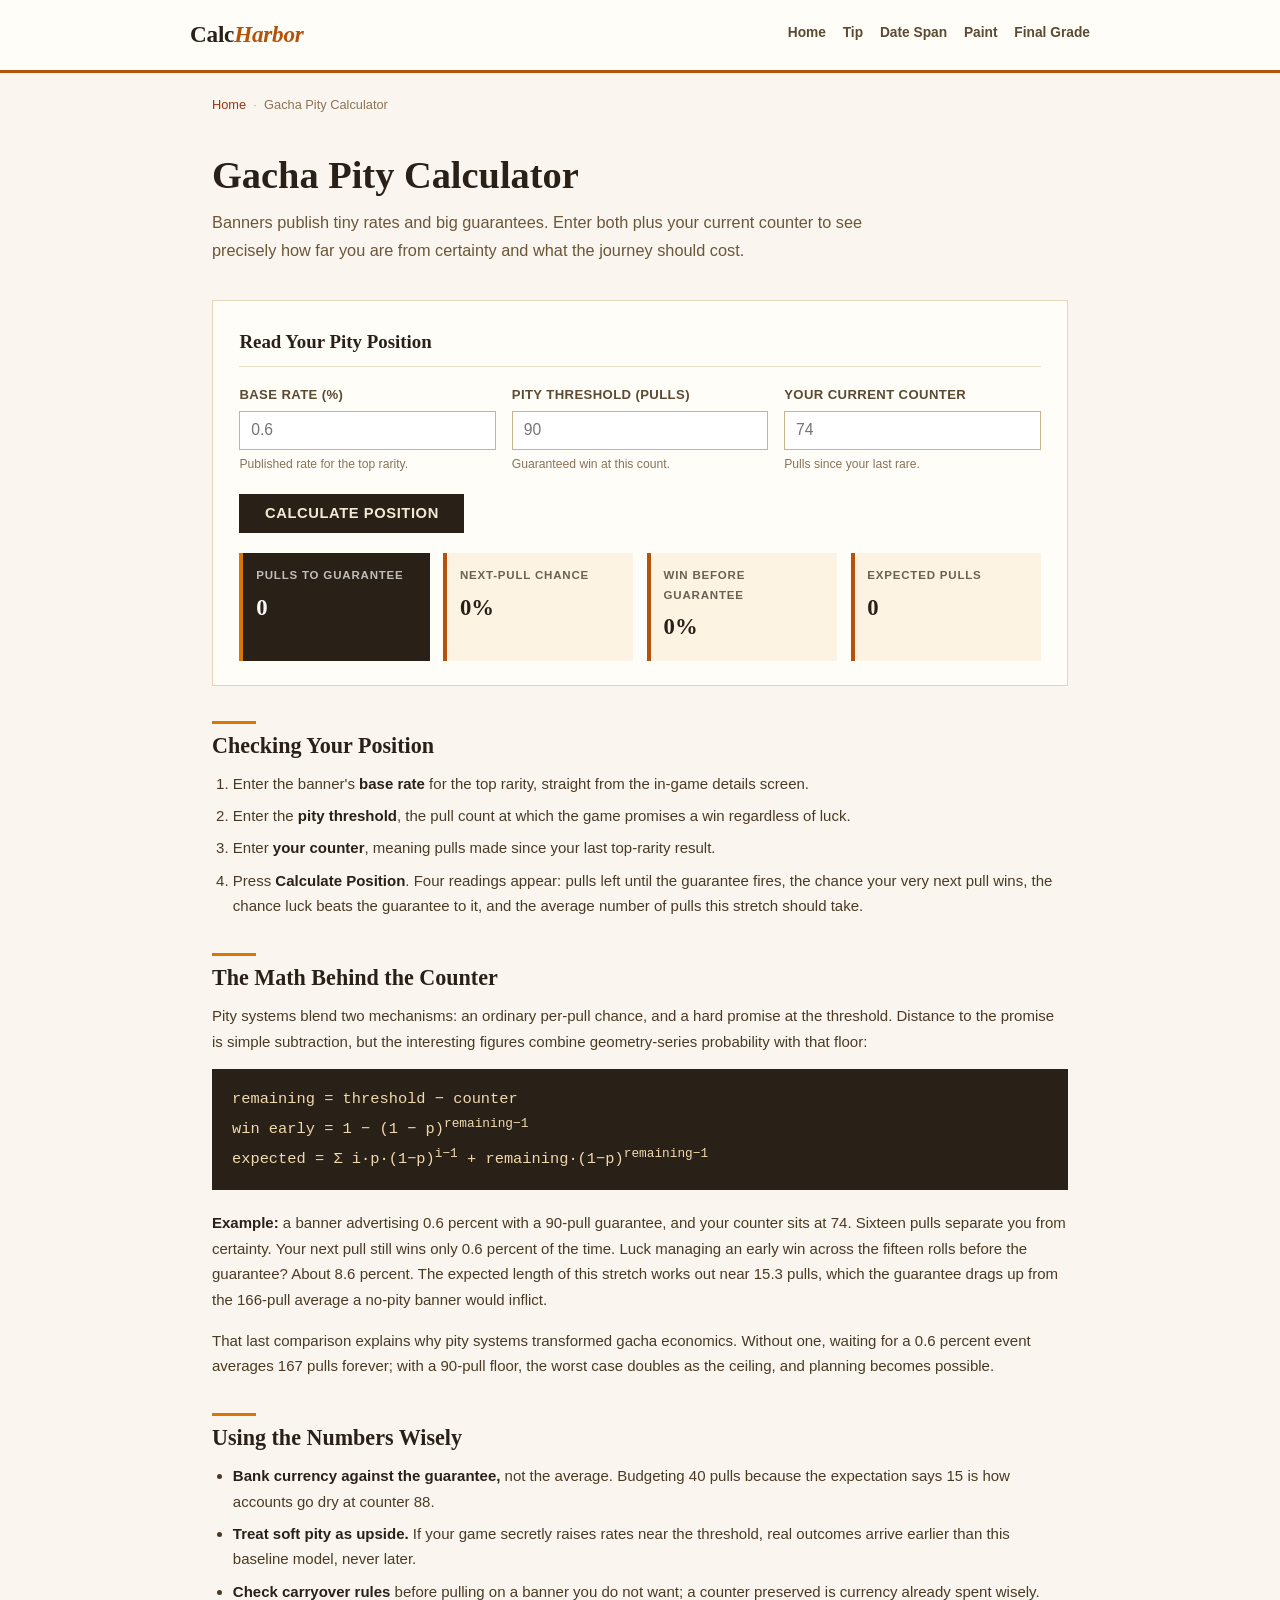
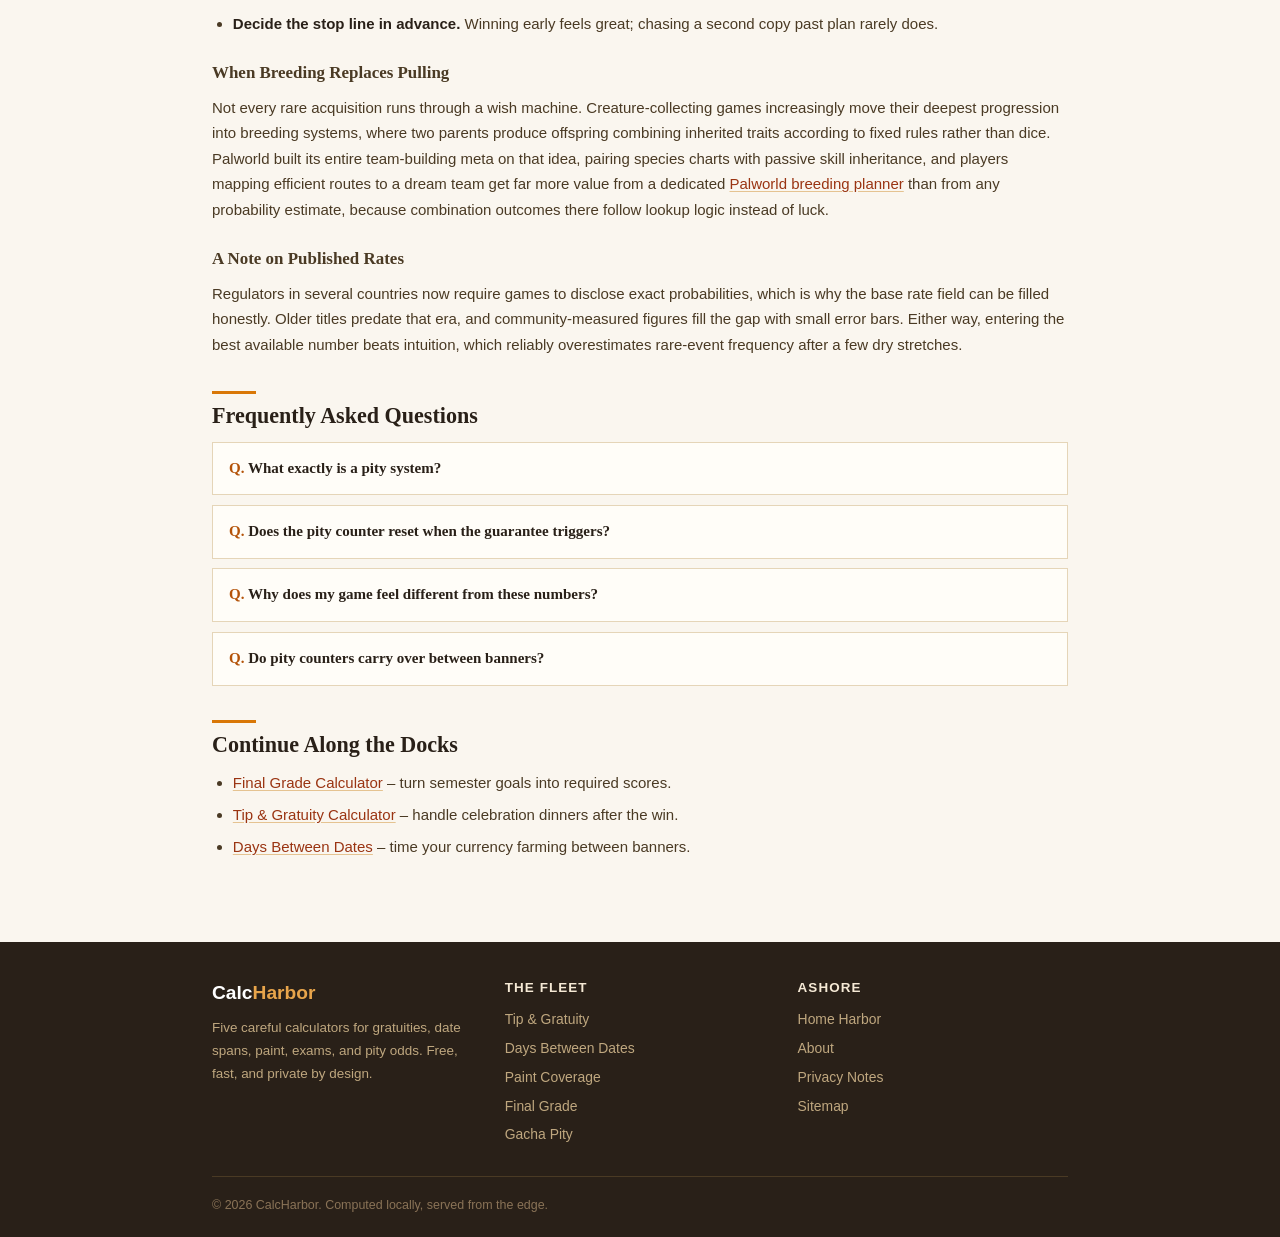
<file: gacha-pity-calculator/index.html>
<!DOCTYPE html>
<html lang="en">
<head>
<meta charset="UTF-8">
<meta name="viewport" content="width=device-width, initial-scale=1.0">
<title>Gacha Pity Calculator – Pulls to Guaranteed Win | CalcHarbor</title>
<meta name="description" content="Combine banner rates with your pity counter to see pulls until guarantee, next-pull chance, and expected spending. Free gacha pity calculator.">
<meta name="robots" content="index, follow">
<link rel="canonical" href="https://calcharbor.pages.dev/gacha-pity-calculator/">
<meta property="og:type" content="website">
<meta property="og:site_name" content="CalcHarbor">
<meta property="og:title" content="Gacha Pity Calculator – Pulls to Guaranteed Win">
<meta property="og:description" content="Know exactly where you stand in any pity system before spending a single pull.">
<meta property="og:url" content="https://calcharbor.pages.dev/gacha-pity-calculator/">
<meta name="twitter:card" content="summary">
<link rel="stylesheet" href="../assets/style.css">
<script type="application/ld+json">
{
  "@context": "https://schema.org",
  "@type": "WebApplication",
  "name": "Gacha Pity Calculator",
  "url": "https://calcharbor.pages.dev/gacha-pity-calculator/",
  "applicationCategory": "GameApplication",
  "operatingSystem": "Any",
  "browserRequirements": "Requires JavaScript",
  "offers": {"@type": "Offer", "price": "0", "priceCurrency": "USD"},
  "description": "Free calculator that combines base banner rates with pity counters to show guarantees, chances, and expected pulls."
}
</script>
<script type="application/ld+json">
{
  "@context": "https://schema.org",
  "@type": "BreadcrumbList",
  "itemListElement": [
    {"@type": "ListItem", "position": 1, "name": "Home", "item": "https://calcharbor.pages.dev/"},
    {"@type": "ListItem", "position": 2, "name": "Gacha Pity Calculator", "item": "https://calcharbor.pages.dev/gacha-pity-calculator/"}
  ]
}
</script>
<script type="application/ld+json">
{
  "@context": "https://schema.org",
  "@type": "FAQPage",
  "mainEntity": [
    {
      "@type": "Question",
      "name": "What exactly is a pity system?",
      "acceptedAnswer": {"@type": "Answer", "text": "A pity system guarantees a rare result after a set number of unsuccessful pulls. If a banner promises the top rarity within 90 pulls, your 90th pull cannot miss even though each individual pull carries a much smaller rate."}
    },
    {
      "@type": "Question",
      "name": "Does the pity counter reset when the guarantee triggers?",
      "acceptedAnswer": {"@type": "Answer", "text": "Yes. Once the guaranteed rare arrives, the counter returns to zero and begins climbing again. This calculator assumes you are measuring distance to the next trigger from your current count."}
    },
    {
      "@type": "Question",
      "name": "Why does my game feel different from these numbers?",
      "acceptedAnswer": {"@type": "Answer", "text": "Many modern banners add soft pity, quietly raising rates sharply as you approach the threshold, which pulls wins earlier than raw math predicts. Hard numbers here describe the published baseline; check community-measured data for your specific game's soft pity curve."}
    },
    {
      "@type": "Question",
      "name": "Do pity counters carry over between banners?",
      "acceptedAnswer": {"@type": "Answer", "text": "It depends on the game. Some carry the counter across rotating banners of the same type, while others wipe it when the featured lineup changes. Verify the rule before banking pulls toward a future character."}
    }
  ]
}
</script>
</head>
<body>
<header class="site-header">
  <div class="container nav-wrap">
    <a href="../" class="brand">Calc<span>Harbor</span></a>
    <nav class="main-nav" aria-label="Main navigation">
      <a href="../">Home</a>
      <a href="../tip-gratuity-calculator/">Tip</a>
      <a href="../days-between-dates/">Date Span</a>
      <a href="../paint-coverage-calculator/">Paint</a>
      <a href="../final-grade-calculator/">Final Grade</a>
    </nav>
  </div>
</header>

<main class="container">
  <nav class="breadcrumbs" aria-label="Breadcrumb">
    <ol>
      <li><a href="../">Home</a></li>
      <li><span aria-current="page">Gacha Pity Calculator</span></li>
    </ol>
  </nav>

  <section class="hero">
    <h1>Gacha Pity Calculator</h1>
    <p class="lede">Banners publish tiny rates and big guarantees. Enter both plus your current counter to see precisely how far you are from certainty and what the journey should cost.</p>
  </section>

  <div class="calc-card">
    <h2 class="calc-title">Read Your Pity Position</h2>
    <div class="calc-grid">
      <div class="field">
        <label for="baseRate">Base rate (%)</label>
        <input type="number" id="baseRate" min="0.01" max="100" step="0.01" placeholder="0.6" inputmode="decimal">
        <p class="hint">Published rate for the top rarity.</p>
      </div>
      <div class="field">
        <label for="pityMax">Pity threshold (pulls)</label>
        <input type="number" id="pityMax" min="2" step="1" placeholder="90" inputmode="numeric">
        <p class="hint">Guaranteed win at this count.</p>
      </div>
      <div class="field">
        <label for="curPity">Your current counter</label>
        <input type="number" id="curPity" min="0" step="1" placeholder="74" inputmode="numeric">
        <p class="hint">Pulls since your last rare.</p>
      </div>
    </div>
    <button class="btn" id="calcBtn" type="button">Calculate Position</button>
    <div class="error-msg" id="errorMsg"></div>
    <div class="results" id="results" hidden>
      <div class="result-box primary">
        <div class="result-label">Pulls to Guarantee</div>
        <div class="result-value" id="resRem">0</div>
      </div>
      <div class="result-box">
        <div class="result-label">Next-Pull Chance</div>
        <div class="result-value" id="resNext">0%</div>
      </div>
      <div class="result-box">
        <div class="result-label">Win Before Guarantee</div>
        <div class="result-value" id="resEarly">0%</div>
      </div>
      <div class="result-box">
        <div class="result-label">Expected Pulls</div>
        <div class="result-value" id="resExp">0</div>
      </div>
    </div>
  </div>

  <article class="content">
    <h2>Checking Your Position</h2>
    <ol>
      <li>Enter the banner's <strong>base rate</strong> for the top rarity, straight from the in-game details screen.</li>
      <li>Enter the <strong>pity threshold</strong>, the pull count at which the game promises a win regardless of luck.</li>
      <li>Enter <strong>your counter</strong>, meaning pulls made since your last top-rarity result.</li>
      <li>Press <strong>Calculate Position</strong>. Four readings appear: pulls left until the guarantee fires, the chance your very next pull wins, the chance luck beats the guarantee to it, and the average number of pulls this stretch should take.</li>
    </ol>

    <h2>The Math Behind the Counter</h2>
    <p>Pity systems blend two mechanisms: an ordinary per-pull chance, and a hard promise at the threshold. Distance to the promise is simple subtraction, but the interesting figures combine geometry-series probability with that floor:</p>
    <div class="formula-block">remaining = threshold &minus; counter<br>win&nbsp;early = 1 &minus; (1 &minus; p)<sup>remaining&minus;1</sup><br>expected = &Sigma;&nbsp;i&middot;p&middot;(1&minus;p)<sup>i&minus;1</sup> + remaining&middot;(1&minus;p)<sup>remaining&minus;1</sup></div>
    <p><strong>Example:</strong> a banner advertising 0.6 percent with a 90-pull guarantee, and your counter sits at 74. Sixteen pulls separate you from certainty. Your next pull still wins only 0.6 percent of the time. Luck managing an early win across the fifteen rolls before the guarantee? About 8.6 percent. The expected length of this stretch works out near 15.3 pulls, which the guarantee drags up from the 166-pull average a no-pity banner would inflict.</p>
    <p>That last comparison explains why pity systems transformed gacha economics. Without one, waiting for a 0.6 percent event averages 167 pulls forever; with a 90-pull floor, the worst case doubles as the ceiling, and planning becomes possible.</p>

    <h2>Using the Numbers Wisely</h2>
    <ul>
      <li><strong>Bank currency against the guarantee,</strong> not the average. Budgeting 40 pulls because the expectation says 15 is how accounts go dry at counter 88.</li>
      <li><strong>Treat soft pity as upside.</strong> If your game secretly raises rates near the threshold, real outcomes arrive earlier than this baseline model, never later.</li>
      <li><strong>Check carryover rules</strong> before pulling on a banner you do not want; a counter preserved is currency already spent wisely.</li>
      <li><strong>Decide the stop line in advance.</strong> Winning early feels great; chasing a second copy past plan rarely does.</li>
    </ul>

    <h3>When Breeding Replaces Pulling</h3>
    <p>Not every rare acquisition runs through a wish machine. Creature-collecting games increasingly move their deepest progression into breeding systems, where two parents produce offspring combining inherited traits according to fixed rules rather than dice. Palworld built its entire team-building meta on that idea, pairing species charts with passive skill inheritance, and players mapping efficient routes to a dream team get far more value from a dedicated <a href="https://usefreecalculator.com/Tools/palworld-breeding-calculator" rel="noopener">Palworld breeding planner</a> than from any probability estimate, because combination outcomes there follow lookup logic instead of luck.</p>

    <h3>A Note on Published Rates</h3>
    <p>Regulators in several countries now require games to disclose exact probabilities, which is why the base rate field can be filled honestly. Older titles predate that era, and community-measured figures fill the gap with small error bars. Either way, entering the best available number beats intuition, which reliably overestimates rare-event frequency after a few dry stretches.</p>

    <h2>Frequently Asked Questions</h2>
    <div class="faq">
      <details>
        <summary>What exactly is a pity system?</summary>
        <p>A pity system guarantees a rare result after a set number of unsuccessful pulls. If a banner promises the top rarity within 90 pulls, your 90th pull cannot miss even though each individual pull carries a much smaller rate.</p>
      </details>
      <details>
        <summary>Does the pity counter reset when the guarantee triggers?</summary>
        <p>Yes. Once the guaranteed rare arrives, the counter returns to zero and begins climbing again. This calculator assumes you are measuring distance to the next trigger from your current count.</p>
      </details>
      <details>
        <summary>Why does my game feel different from these numbers?</summary>
        <p>Many modern banners add soft pity, quietly raising rates sharply as you approach the threshold, which pulls wins earlier than raw math predicts. Hard numbers here describe the published baseline; check community-measured data for your specific game's soft pity curve.</p>
      </details>
      <details>
        <summary>Do pity counters carry over between banners?</summary>
        <p>It depends on the game. Some carry the counter across rotating banners of the same type, while others wipe it when the featured lineup changes. Verify the rule before banking pulls toward a future character.</p>
      </details>
    </div>

    <h2>Continue Along the Docks</h2>
    <ul>
      <li><a href="../final-grade-calculator/">Final Grade Calculator</a> &ndash; turn semester goals into required scores.</li>
      <li><a href="../tip-gratuity-calculator/">Tip &amp; Gratuity Calculator</a> &ndash; handle celebration dinners after the win.</li>
      <li><a href="../days-between-dates/">Days Between Dates</a> &ndash; time your currency farming between banners.</li>
    </ul>
  </article>
</main>

<footer class="site-footer">
  <div class="container">
    <div class="footer-grid">
      <div>
        <div class="footer-brand">Calc<span>Harbor</span></div>
        <p class="footer-desc">Five careful calculators for gratuities, date spans, paint, exams, and pity odds. Free, fast, and private by design.</p>
      </div>
      <div>
        <h2>The Fleet</h2>
        <ul>
          <li><a href="../tip-gratuity-calculator/">Tip &amp; Gratuity</a></li>
          <li><a href="../days-between-dates/">Days Between Dates</a></li>
          <li><a href="../paint-coverage-calculator/">Paint Coverage</a></li>
          <li><a href="../final-grade-calculator/">Final Grade</a></li>
          <li><a href="../gacha-pity-calculator/">Gacha Pity</a></li>
        </ul>
      </div>
      <div>
        <h2>Ashore</h2>
        <ul>
          <li><a href="../">Home Harbor</a></li>
          <li><a href="../about.html">About</a></li>
          <li><a href="../privacy.html">Privacy Notes</a></li>
          <li><a href="../sitemap.xml">Sitemap</a></li>
        </ul>
      </div>
    </div>
    <div class="footer-bottom">&copy; 2026 CalcHarbor. Computed locally, served from the edge.</div>
  </div>
</footer>

<script>
(function(){
  var rIn=document.getElementById('baseRate'),
      mIn=document.getElementById('pityMax'),
      cIn=document.getElementById('curPity'),
      btn=document.getElementById('calcBtn'),
      errBox=document.getElementById('errorMsg'),
      resWrap=document.getElementById('results'),
      resRem=document.getElementById('resRem'),
      resNext=document.getElementById('resNext'),
      resEarly=document.getElementById('resEarly'),
      resExp=document.getElementById('resExp');

  function run(){
    errBox.style.display='none';
    var p=parseFloat(rIn.value),
        max=parseInt(mIn.value,10),
        cur=parseInt(cIn.value,10);
    if(isNaN(p)||p<=0||p>100){errBox.textContent='Base rate must be between 0.01 and 100 percent.';errBox.style.display='block';resWrap.hidden=true;return;}
    if(isNaN(max)||max<2){errBox.textContent='Pity threshold must be at least 2 pulls.';errBox.style.display='block';resWrap.hidden=true;return;}
    if(isNaN(cur)||cur<0){errBox.textContent='Current counter cannot be negative.';errBox.style.display='block';resWrap.hidden=true;return;}
    if(cur>=max){errBox.textContent='Your counter has reached the threshold; your very next pull is guaranteed. Reset the counter after claiming it.';errBox.style.display='block';resWrap.hidden=true;return;}
    var pr=p/100,
        rem=max-cur,
        q=1-pr,
        early=(1-Math.pow(q,rem-1))*100,
        exp=0;
    for(var i=1;i<rem;i++){exp+=i*pr*Math.pow(q,i-1);}
    exp+=rem*Math.pow(q,rem-1);
    resRem.textContent=rem;
    resNext.textContent=(pr*100).toFixed(pr<0.01?4:2)+'%';
    resEarly.textContent=(early<0.1?early.toFixed(3):early.toFixed(1))+'%';
    resExp.textContent=exp.toFixed(1);
    resWrap.hidden=false;
  }

  btn.addEventListener('click',run);
  [rIn,mIn,cIn].forEach(function(el){
    el.addEventListener('keydown',function(e){if(e.key==='Enter'){run();}});
  });
})();
</script>
</body>
</html>
</file>
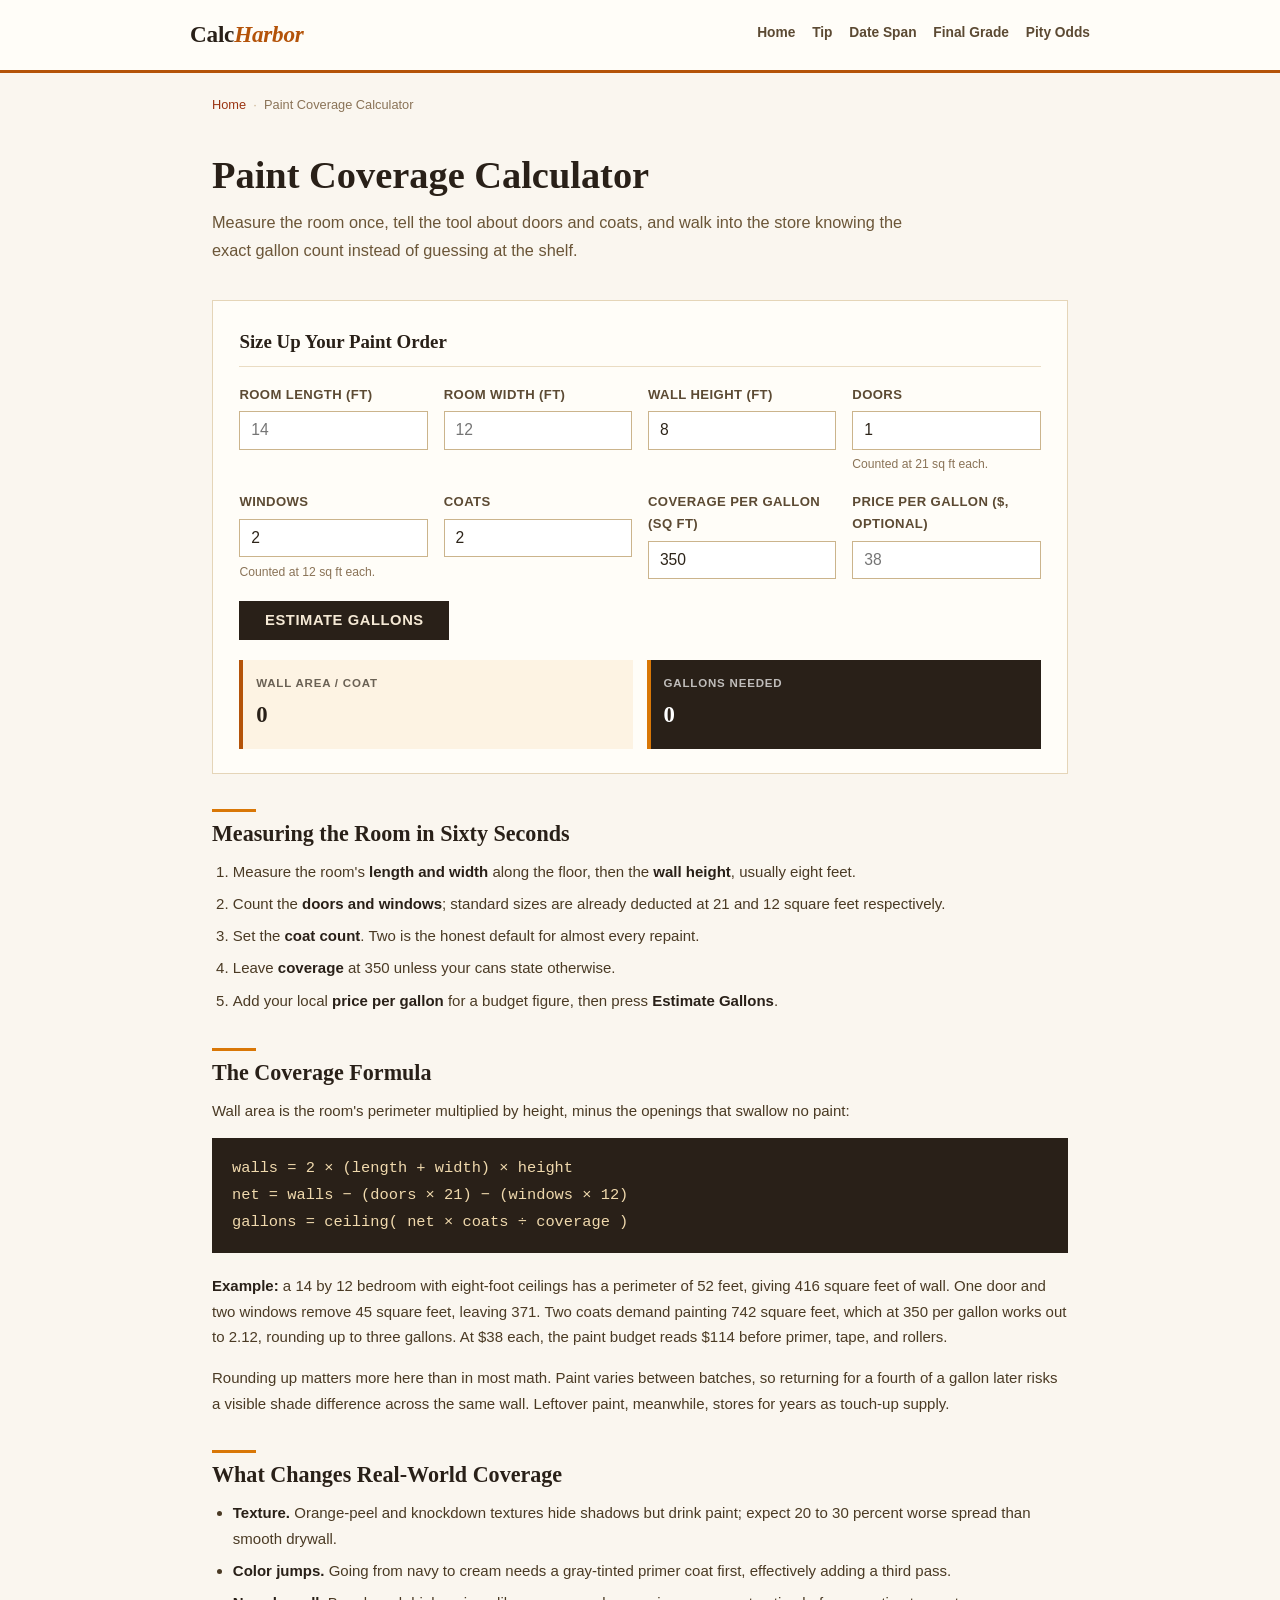
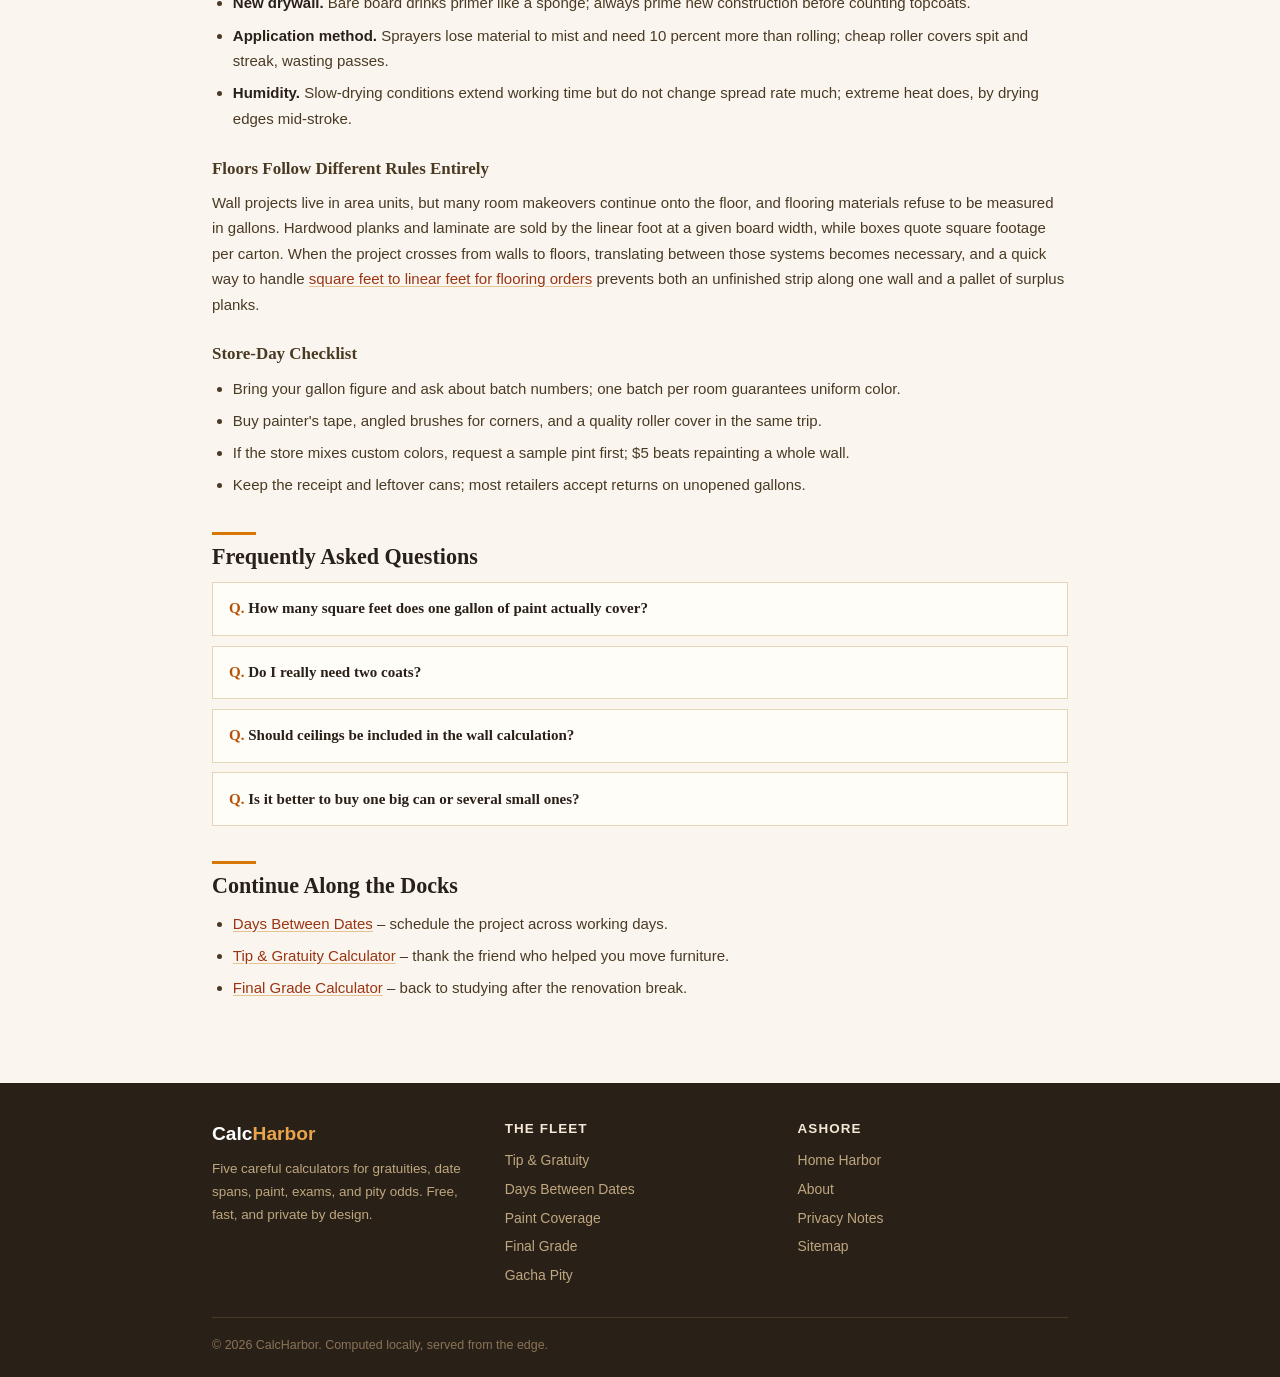
<file: paint-coverage-calculator/index.html>
<!DOCTYPE html>
<html lang="en">
<head>
<meta charset="UTF-8">
<meta name="viewport" content="width=device-width, initial-scale=1.0">
<title>Paint Coverage Calculator – Gallons Per Room | CalcHarbor</title>
<meta name="description" content="Calculate paint gallons per room from wall dimensions, doors, windows, and coats. Free paint coverage calculator with cost estimates before the store run.">
<meta name="robots" content="index, follow">
<link rel="canonical" href="https://calcharbor.pages.dev/paint-coverage-calculator/">
<meta property="og:type" content="website">
<meta property="og:site_name" content="CalcHarbor">
<meta property="og:title" content="Paint Coverage Calculator – Gallons Per Room">
<meta property="og:description" content="Turn room dimensions and coat counts into exact gallon requirements and cost.">
<meta property="og:url" content="https://calcharbor.pages.dev/paint-coverage-calculator/">
<meta name="twitter:card" content="summary">
<link rel="stylesheet" href="../assets/style.css">
<script type="application/ld+json">
{
  "@context": "https://schema.org",
  "@type": "WebApplication",
  "name": "Paint Coverage Calculator",
  "url": "https://calcharbor.pages.dev/paint-coverage-calculator/",
  "applicationCategory": "HomeApplication",
  "operatingSystem": "Any",
  "browserRequirements": "Requires JavaScript",
  "offers": {"@type": "Offer", "price": "0", "priceCurrency": "USD"},
  "description": "Free calculator that converts room dimensions, openings, and coat counts into paint gallons and total cost."
}
</script>
<script type="application/ld+json">
{
  "@context": "https://schema.org",
  "@type": "BreadcrumbList",
  "itemListElement": [
    {"@type": "ListItem", "position": 1, "name": "Home", "item": "https://calcharbor.pages.dev/"},
    {"@type": "ListItem", "position": 2, "name": "Paint Coverage Calculator", "item": "https://calcharbor.pages.dev/paint-coverage-calculator/"}
  ]
}
</script>
<script type="application/ld+json">
{
  "@context": "https://schema.org",
  "@type": "FAQPage",
  "mainEntity": [
    {
      "@type": "Question",
      "name": "How many square feet does one gallon of paint actually cover?",
      "acceptedAnswer": {"@type": "Answer", "text": "Manufacturers typically quote 350 to 400 square feet per gallon on smooth primed walls. Rough texture, bare drywall, and dramatic color changes can drop real-world coverage toward 250 or 300 square feet, which is why planning with 350 keeps you safe."}
    },
    {
      "@type": "Question",
      "name": "Do I really need two coats?",
      "acceptedAnswer": {"@type": "Answer", "text": "Almost always yes. One coat rarely hides the old color evenly, especially over darker shades or repairs. Two coats deliver uniform color and durability; deep reds and blues over light walls often need a tinted gray primer plus two topcoats."}
    },
    {
      "@type": "Question",
      "name": "Should ceilings be included in the wall calculation?",
      "acceptedAnswer": {"@type": "Answer", "text": "Ceilings are usually painted a different finish and color, so this calculator counts walls only. To add a ceiling, multiply its length by width and divide by your coverage rate as a separate line item."}
    },
    {
      "@type": "Question",
      "name": "Is it better to buy one big can or several small ones?",
      "acceptedAnswer": {"@type": "Answer", "text": "One larger container costs less per gallon and, more importantly, lets you box all the paint together so every wall matches perfectly. Small cans vary slightly between batches, which shows as subtle shading where one can ended and the next began."}
    }
  ]
}
</script>
</head>
<body>
<header class="site-header">
  <div class="container nav-wrap">
    <a href="../" class="brand">Calc<span>Harbor</span></a>
    <nav class="main-nav" aria-label="Main navigation">
      <a href="../">Home</a>
      <a href="../tip-gratuity-calculator/">Tip</a>
      <a href="../days-between-dates/">Date Span</a>
      <a href="../final-grade-calculator/">Final Grade</a>
      <a href="../gacha-pity-calculator/">Pity Odds</a>
    </nav>
  </div>
</header>

<main class="container">
  <nav class="breadcrumbs" aria-label="Breadcrumb">
    <ol>
      <li><a href="../">Home</a></li>
      <li><span aria-current="page">Paint Coverage Calculator</span></li>
    </ol>
  </nav>

  <section class="hero">
    <h1>Paint Coverage Calculator</h1>
    <p class="lede">Measure the room once, tell the tool about doors and coats, and walk into the store knowing the exact gallon count instead of guessing at the shelf.</p>
  </section>

  <div class="calc-card">
    <h2 class="calc-title">Size Up Your Paint Order</h2>
    <div class="calc-grid">
      <div class="field">
        <label for="roomLen">Room length (ft)</label>
        <input type="number" id="roomLen" min="0" step="0.5" placeholder="14" inputmode="decimal">
      </div>
      <div class="field">
        <label for="roomWid">Room width (ft)</label>
        <input type="number" id="roomWid" min="0" step="0.5" placeholder="12" inputmode="decimal">
      </div>
      <div class="field">
        <label for="wallHt">Wall height (ft)</label>
        <input type="number" id="wallHt" min="0" step="0.5" value="8" inputmode="decimal">
      </div>
      <div class="field">
        <label for="doorsN">Doors</label>
        <input type="number" id="doorsN" min="0" step="1" value="1" inputmode="numeric">
        <p class="hint">Counted at 21 sq ft each.</p>
      </div>
      <div class="field">
        <label for="winsN">Windows</label>
        <input type="number" id="winsN" min="0" step="1" value="2" inputmode="numeric">
        <p class="hint">Counted at 12 sq ft each.</p>
      </div>
      <div class="field">
        <label for="coatsN">Coats</label>
        <input type="number" id="coatsN" min="1" max="4" step="1" value="2" inputmode="numeric">
      </div>
      <div class="field">
        <label for="covRate">Coverage per gallon (sq ft)</label>
        <input type="number" id="covRate" min="50" step="10" value="350" inputmode="numeric">
      </div>
      <div class="field">
        <label for="galPrice">Price per gallon ($, optional)</label>
        <input type="number" id="galPrice" min="0" step="0.5" placeholder="38" inputmode="decimal">
      </div>
    </div>
    <button class="btn" id="calcBtn" type="button">Estimate Gallons</button>
    <div class="error-msg" id="errorMsg"></div>
    <div class="results" id="results" hidden>
      <div class="result-box">
        <div class="result-label">Wall Area / Coat</div>
        <div class="result-value" id="resArea">0</div>
      </div>
      <div class="result-box primary">
        <div class="result-label">Gallons Needed</div>
        <div class="result-value" id="resGal">0</div>
      </div>
      <div class="result-box" id="costWrap" hidden>
        <div class="result-label">Paint Cost</div>
        <div class="result-value" id="resCost">$0</div>
      </div>
    </div>
  </div>

  <article class="content">
    <h2>Measuring the Room in Sixty Seconds</h2>
    <ol>
      <li>Measure the room's <strong>length and width</strong> along the floor, then the <strong>wall height</strong>, usually eight feet.</li>
      <li>Count the <strong>doors and windows</strong>; standard sizes are already deducted at 21 and 12 square feet respectively.</li>
      <li>Set the <strong>coat count</strong>. Two is the honest default for almost every repaint.</li>
      <li>Leave <strong>coverage</strong> at 350 unless your cans state otherwise.</li>
      <li>Add your local <strong>price per gallon</strong> for a budget figure, then press <strong>Estimate Gallons</strong>.</li>
    </ol>

    <h2>The Coverage Formula</h2>
    <p>Wall area is the room's perimeter multiplied by height, minus the openings that swallow no paint:</p>
    <div class="formula-block">walls = 2 &times; (length + width) &times; height<br>net = walls &minus; (doors &times; 21) &minus; (windows &times; 12)<br>gallons = ceiling( net &times; coats &divide; coverage )</div>
    <p><strong>Example:</strong> a 14 by 12 bedroom with eight-foot ceilings has a perimeter of 52 feet, giving 416 square feet of wall. One door and two windows remove 45 square feet, leaving 371. Two coats demand painting 742 square feet, which at 350 per gallon works out to 2.12, rounding up to three gallons. At $38 each, the paint budget reads $114 before primer, tape, and rollers.</p>
    <p>Rounding up matters more here than in most math. Paint varies between batches, so returning for a fourth of a gallon later risks a visible shade difference across the same wall. Leftover paint, meanwhile, stores for years as touch-up supply.</p>

    <h2>What Changes Real-World Coverage</h2>
    <ul>
      <li><strong>Texture.</strong> Orange-peel and knockdown textures hide shadows but drink paint; expect 20 to 30 percent worse spread than smooth drywall.</li>
      <li><strong>Color jumps.</strong> Going from navy to cream needs a gray-tinted primer coat first, effectively adding a third pass.</li>
      <li><strong>New drywall.</strong> Bare board drinks primer like a sponge; always prime new construction before counting topcoats.</li>
      <li><strong>Application method.</strong> Sprayers lose material to mist and need 10 percent more than rolling; cheap roller covers spit and streak, wasting passes.</li>
      <li><strong>Humidity.</strong> Slow-drying conditions extend working time but do not change spread rate much; extreme heat does, by drying edges mid-stroke.</li>
    </ul>

    <h3>Floors Follow Different Rules Entirely</h3>
    <p>Wall projects live in area units, but many room makeovers continue onto the floor, and flooring materials refuse to be measured in gallons. Hardwood planks and laminate are sold by the linear foot at a given board width, while boxes quote square footage per carton. When the project crosses from walls to floors, translating between those systems becomes necessary, and a quick way to handle <a href="https://usefreecalculator.com/Tools/sqft-to-linear-feet" rel="noopener">square feet to linear feet for flooring orders</a> prevents both an unfinished strip along one wall and a pallet of surplus planks.</p>

    <h3>Store-Day Checklist</h3>
    <ul>
      <li>Bring your gallon figure and ask about batch numbers; one batch per room guarantees uniform color.</li>
      <li>Buy painter's tape, angled brushes for corners, and a quality roller cover in the same trip.</li>
      <li>If the store mixes custom colors, request a sample pint first; $5 beats repainting a whole wall.</li>
      <li>Keep the receipt and leftover cans; most retailers accept returns on unopened gallons.</li>
    </ul>

    <h2>Frequently Asked Questions</h2>
    <div class="faq">
      <details>
        <summary>How many square feet does one gallon of paint actually cover?</summary>
        <p>Manufacturers typically quote 350 to 400 square feet per gallon on smooth primed walls. Rough texture, bare drywall, and dramatic color changes can drop real-world coverage toward 250 or 300 square feet, which is why planning with 350 keeps you safe.</p>
      </details>
      <details>
        <summary>Do I really need two coats?</summary>
        <p>Almost always yes. One coat rarely hides the old color evenly, especially over darker shades or repairs. Two coats deliver uniform color and durability; deep reds and blues over light walls often need a tinted gray primer plus two topcoats.</p>
      </details>
      <details>
        <summary>Should ceilings be included in the wall calculation?</summary>
        <p>Ceilings are usually painted a different finish and color, so this calculator counts walls only. To add a ceiling, multiply its length by width and divide by your coverage rate as a separate line item.</p>
      </details>
      <details>
        <summary>Is it better to buy one big can or several small ones?</summary>
        <p>One larger container costs less per gallon and, more importantly, lets you box all the paint together so every wall matches perfectly. Small cans vary slightly between batches, which shows as subtle shading where one can ended and the next began.</p>
      </details>
    </div>

    <h2>Continue Along the Docks</h2>
    <ul>
      <li><a href="../days-between-dates/">Days Between Dates</a> &ndash; schedule the project across working days.</li>
      <li><a href="../tip-gratuity-calculator/">Tip &amp; Gratuity Calculator</a> &ndash; thank the friend who helped you move furniture.</li>
      <li><a href="../final-grade-calculator/">Final Grade Calculator</a> &ndash; back to studying after the renovation break.</li>
    </ul>
  </article>
</main>

<footer class="site-footer">
  <div class="container">
    <div class="footer-grid">
      <div>
        <div class="footer-brand">Calc<span>Harbor</span></div>
        <p class="footer-desc">Five careful calculators for gratuities, date spans, paint, exams, and pity odds. Free, fast, and private by design.</p>
      </div>
      <div>
        <h2>The Fleet</h2>
        <ul>
          <li><a href="../tip-gratuity-calculator/">Tip &amp; Gratuity</a></li>
          <li><a href="../days-between-dates/">Days Between Dates</a></li>
          <li><a href="../">Paint Coverage</a></li>
          <li><a href="../final-grade-calculator/">Final Grade</a></li>
          <li><a href="../gacha-pity-calculator/">Gacha Pity</a></li>
        </ul>
      </div>
      <div>
        <h2>Ashore</h2>
        <ul>
          <li><a href="../">Home Harbor</a></li>
          <li><a href="../about.html">About</a></li>
          <li><a href="../privacy.html">Privacy Notes</a></li>
          <li><a href="../sitemap.xml">Sitemap</a></li>
        </ul>
      </div>
    </div>
    <div class="footer-bottom">&copy; 2026 CalcHarbor. Computed locally, served from the edge.</div>
  </div>
</footer>

<script>
(function(){
  var lenIn=document.getElementById('roomLen'),
      widIn=document.getElementById('roomWid'),
      htIn=document.getElementById('wallHt'),
      drIn=document.getElementById('doorsN'),
      wnIn=document.getElementById('winsN'),
      ctIn=document.getElementById('coatsN'),
      cvIn=document.getElementById('covRate'),
      prIn=document.getElementById('galPrice'),
      btn=document.getElementById('calcBtn'),
      errBox=document.getElementById('errorMsg'),
      resWrap=document.getElementById('results'),
      resArea=document.getElementById('resArea'),
      resGal=document.getElementById('resGal'),
      resCost=document.getElementById('resCost'),
      costWrap=document.getElementById('costWrap');

  function run(){
    errBox.style.display='none';
    var L=parseFloat(lenIn.value),
        W=parseFloat(widIn.value),
        H=parseFloat(htIn.value),
        dr=parseInt(drIn.value,10)||0,
        wn=parseInt(wnIn.value,10)||0,
        ct=parseInt(ctIn.value,10),
        cov=parseFloat(cvIn.value),
        pr=parseFloat(prIn.value);
    if(isNaN(L)||L<=0||isNaN(W)||W<=0||isNaN(H)||H<=0){errBox.textContent='Room length, width, and wall height must all be positive.';errBox.style.display='block';resWrap.hidden=true;return;}
    if(isNaN(ct)||ct<1||ct>4){errBox.textContent='Coats must be between 1 and 4.';errBox.style.display='block';resWrap.hidden=true;return;}
    if(isNaN(cov)||cov<50){errBox.textContent='Coverage must be at least 50 square feet per gallon.';errBox.style.display='block';resWrap.hidden=true;return;}
    var gross=2*(L+W)*H,
        net=Math.max(0,gross-dr*21-wn*12),
        gal=Math.ceil(net*ct/cov);
    resArea.textContent=net.toLocaleString(undefined,{maximumFractionDigits:0})+' sq ft';
    resGal.textContent=gal;
    if(!isNaN(pr)&&pr>=0){
      resCost.textContent='$'+(gal*pr).toFixed(0);
      costWrap.hidden=false;
    }else{
      costWrap.hidden=true;
    }
    resWrap.hidden=false;
  }

  btn.addEventListener('click',run);
  [lenIn,widIn,htIn].forEach(function(el){
    el.addEventListener('keydown',function(e){if(e.key==='Enter'){run();}});
  });
})();
</script>
</body>
</html>
</file>
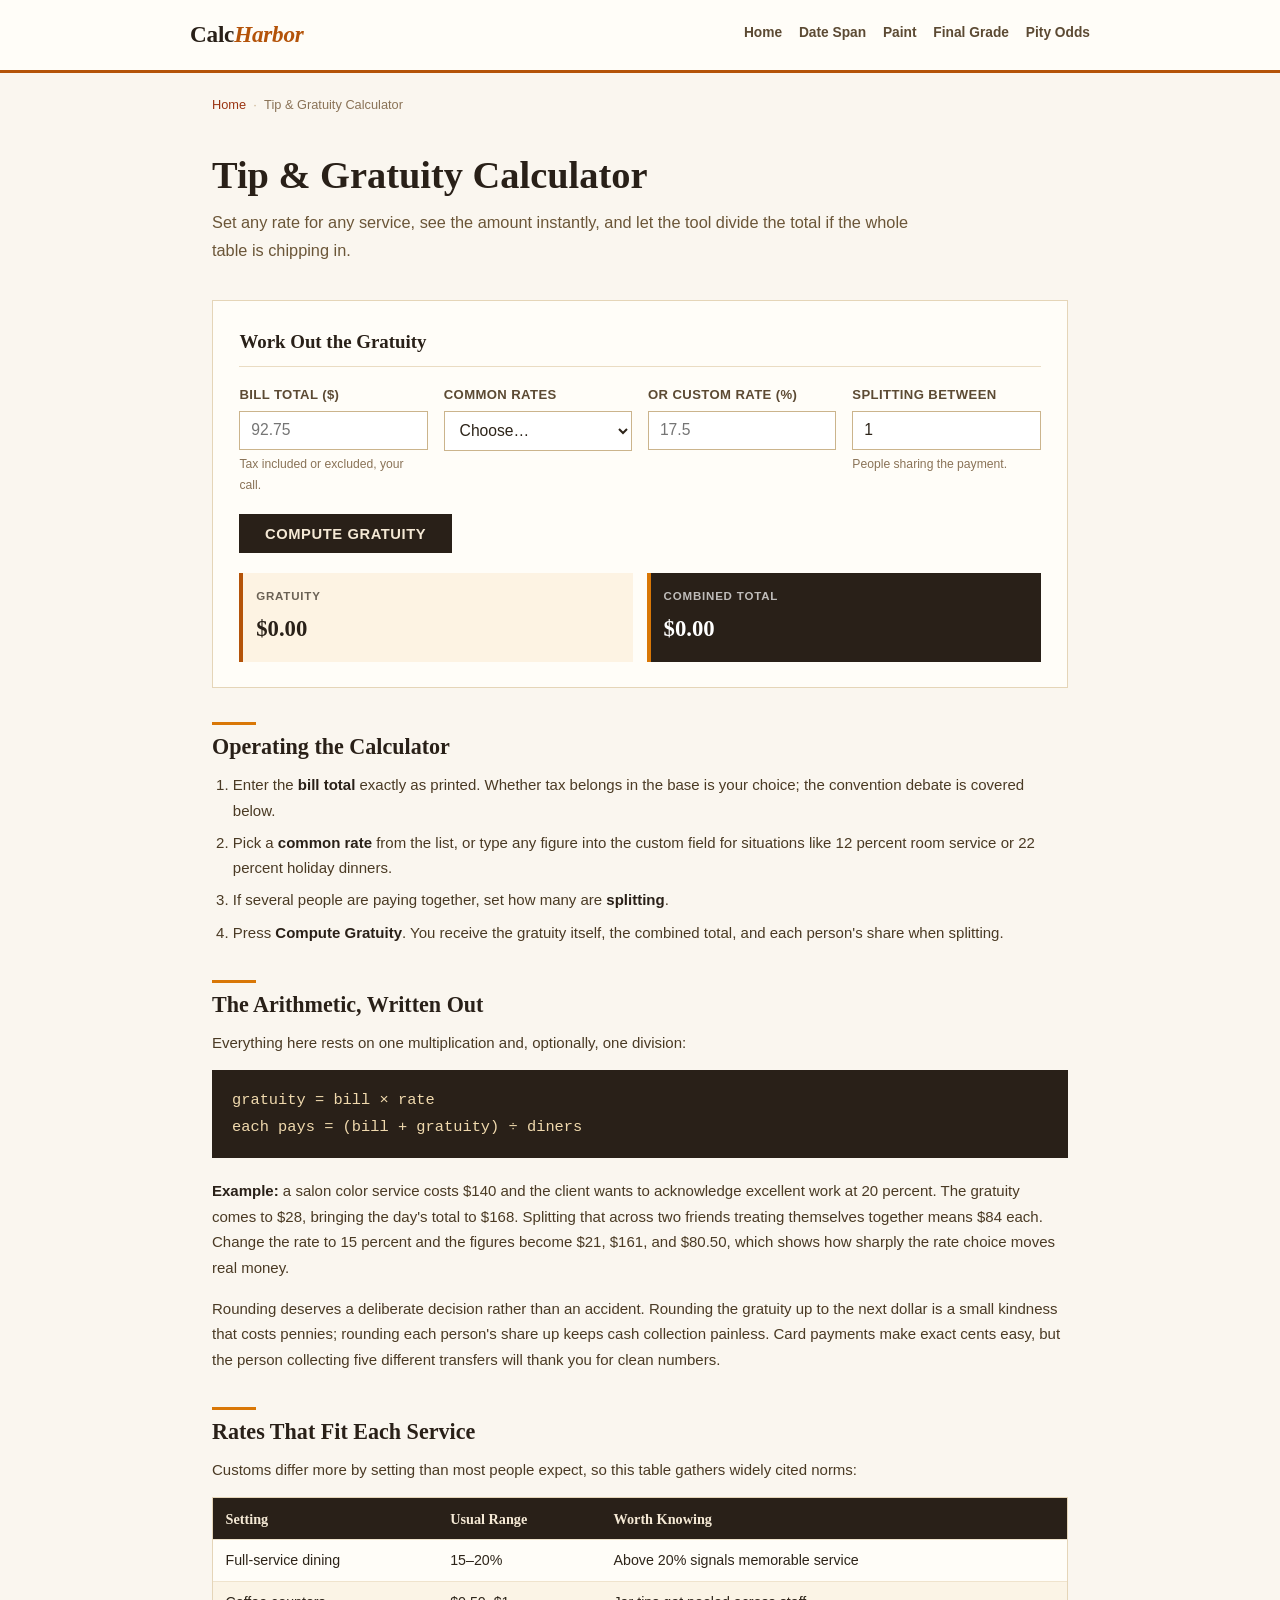
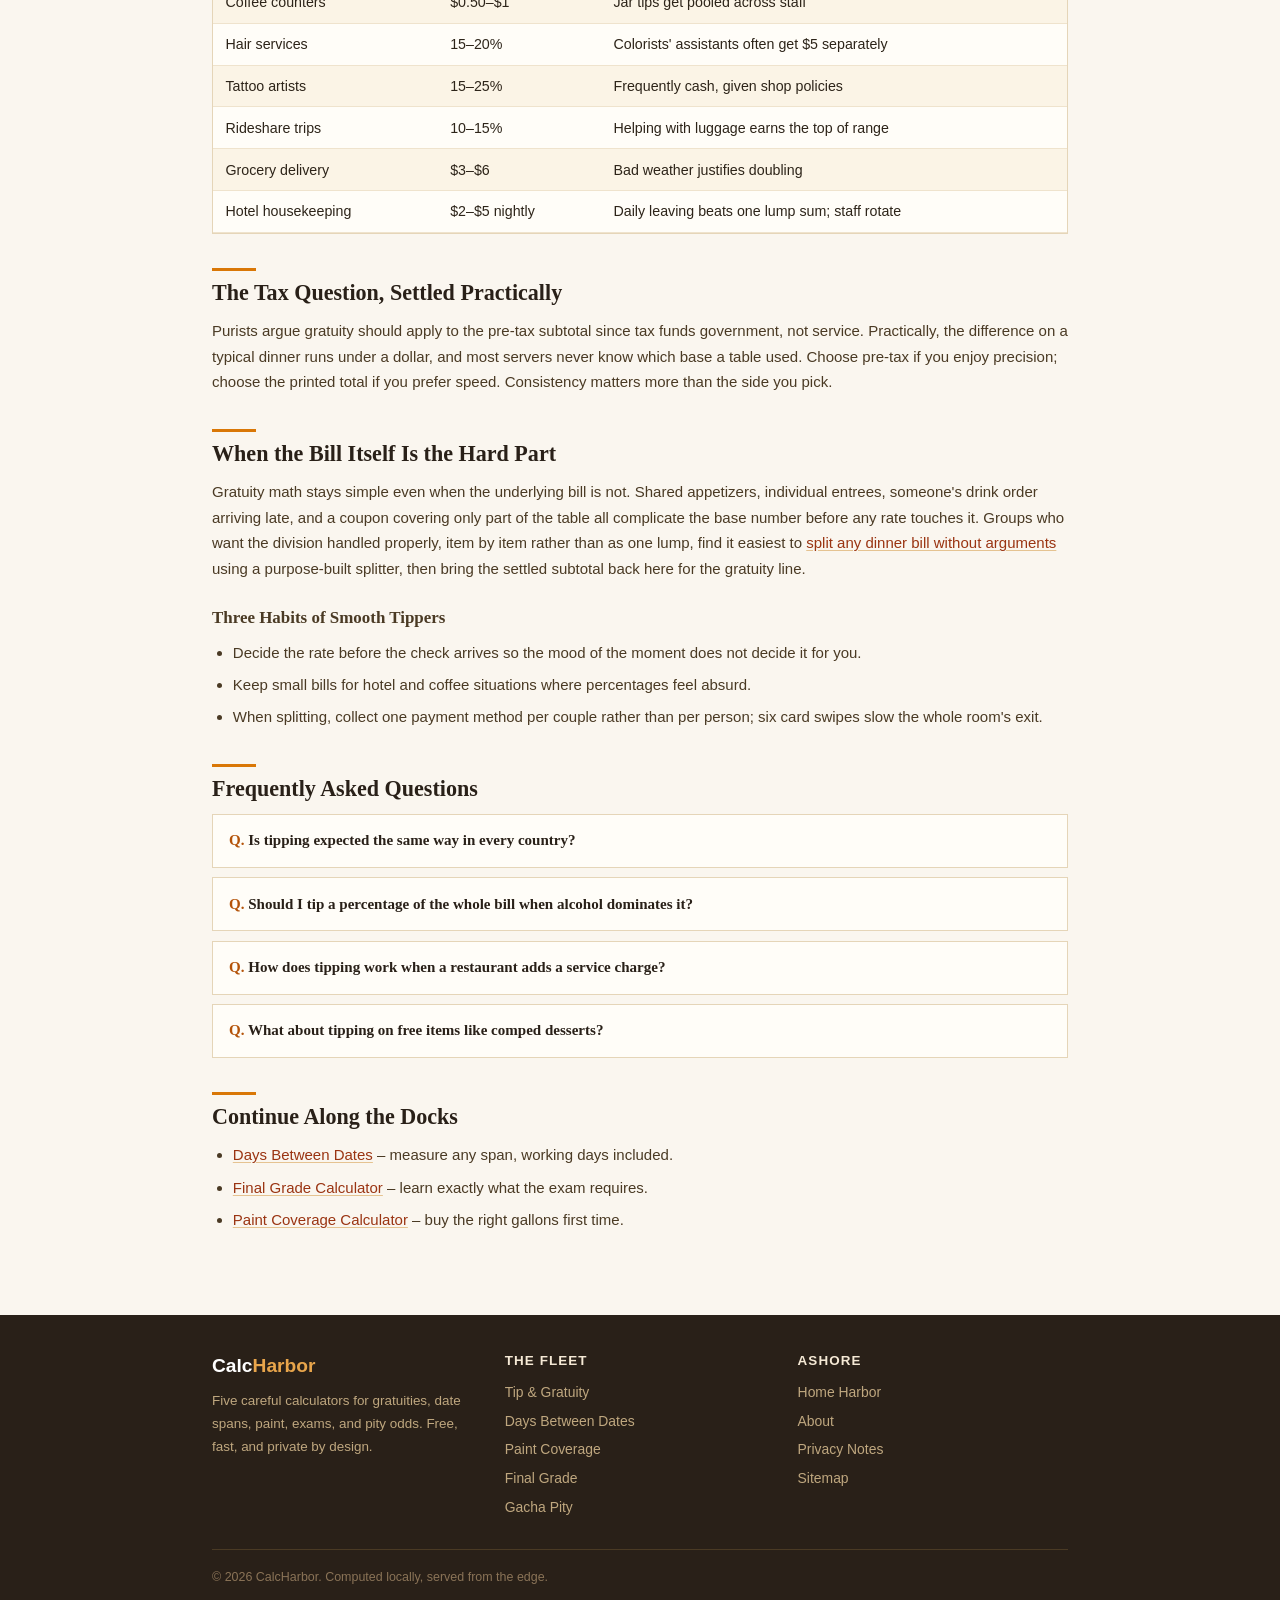
<file: tip-gratuity-calculator/index.html>
<!DOCTYPE html>
<html lang="en">
<head>
<meta charset="UTF-8">
<meta name="viewport" content="width=device-width, initial-scale=1.0">
<title>Tip &amp; Gratuity Calculator – Every Service Situation | CalcHarbor</title>
<meta name="description" content="Calculate tips for restaurants, salons, rides, and deliveries at any rate you choose. Free gratuity calculator with optional party division and rounding.">
<meta name="robots" content="index, follow">
<link rel="canonical" href="https://calcharbor.pages.dev/tip-gratuity-calculator/">
<meta property="og:type" content="website">
<meta property="og:site_name" content="CalcHarbor">
<meta property="og:title" content="Tip &amp; Gratuity Calculator – Every Service Situation">
<meta property="og:description" content="Apply any gratuity rate to any bill and divide it across the table in one motion.">
<meta property="og:url" content="https://calcharbor.pages.dev/tip-gratuity-calculator/">
<meta name="twitter:card" content="summary">
<link rel="stylesheet" href="../assets/style.css">
<script type="application/ld+json">
{
  "@context": "https://schema.org",
  "@type": "WebApplication",
  "name": "Tip & Gratuity Calculator",
  "url": "https://calcharbor.pages.dev/tip-gratuity-calculator/",
  "applicationCategory": "FinanceApplication",
  "operatingSystem": "Any",
  "browserRequirements": "Requires JavaScript",
  "offers": {"@type": "Offer", "price": "0", "priceCurrency": "USD"},
  "description": "Free calculator that applies any gratuity rate to a bill, with optional division across a party and sensible rounding."
}
</script>
<script type="application/ld+json">
{
  "@context": "https://schema.org",
  "@type": "BreadcrumbList",
  "itemListElement": [
    {"@type": "ListItem", "position": 1, "name": "Home", "item": "https://calcharbor.pages.dev/"},
    {"@type": "ListItem", "position": 2, "name": "Tip & Gratuity Calculator", "item": "https://calcharbor.pages.dev/tip-gratuity-calculator/"}
  ]
}
</script>
<script type="application/ld+json">
{
  "@context": "https://schema.org",
  "@type": "FAQPage",
  "mainEntity": [
    {
      "@type": "Question",
      "name": "Is tipping expected the same way in every country?",
      "acceptedAnswer": {"@type": "Answer", "text": "No. The United States expects substantial gratuities because server wages legally count tips toward minimum pay. Japan treats tipping as confusing or even rude, most of Western Europe includes a service charge and welcomes small rounding up, and customs elsewhere fall everywhere between. Research your destination before traveling rather than exporting home habits."}
    },
    {
      "@type": "Question",
      "name": "Should I tip a percentage of the whole bill when alcohol dominates it?",
      "acceptedAnswer": {"@type": "Answer", "text": "Etiquette writers often suggest tipping 15 to 20 percent on food and around 10 percent on expensive bottles, since opening a bottle takes similar effort regardless of price. A simple compromise many tables use is tipping the full rate on everything under $100 of alcohol and half rate above it."}
    },
    {
      "@type": "Question",
      "name": "How does tipping work when a restaurant adds a service charge?",
      "acceptedAnswer": {"@type": "Answer", "text": "Read the line carefully. A service charge is not automatically a tip; in many places it belongs to the house unless the menu states otherwise. If a 18 to 20 percent service charge appears on a large party's check, additional tipping becomes optional rather than expected."}
    },
    {
      "@type": "Question",
      "name": "What about tipping on free items like comped desserts?",
      "acceptedAnswer": {"@type": "Answer", "text": "The customary move is to tip on what the comped item would have cost, because the server performed identical work. Regulars who tip generously on comps tend to receive them again."}
    }
  ]
}
</script>
</head>
<body>
<header class="site-header">
  <div class="container nav-wrap">
    <a href="../" class="brand">Calc<span>Harbor</span></a>
    <nav class="main-nav" aria-label="Main navigation">
      <a href="../">Home</a>
      <a href="../days-between-dates/">Date Span</a>
      <a href="../paint-coverage-calculator/">Paint</a>
      <a href="../final-grade-calculator/">Final Grade</a>
      <a href="../gacha-pity-calculator/">Pity Odds</a>
    </nav>
  </div>
</header>

<main class="container">
  <nav class="breadcrumbs" aria-label="Breadcrumb">
    <ol>
      <li><a href="../">Home</a></li>
      <li><span aria-current="page">Tip &amp; Gratuity Calculator</span></li>
    </ol>
  </nav>

  <section class="hero">
    <h1>Tip &amp; Gratuity Calculator</h1>
    <p class="lede">Set any rate for any service, see the amount instantly, and let the tool divide the total if the whole table is chipping in.</p>
  </section>

  <div class="calc-card">
    <h2 class="calc-title">Work Out the Gratuity</h2>
    <div class="calc-grid">
      <div class="field">
        <label for="billTotal">Bill total ($)</label>
        <input type="number" id="billTotal" min="0" step="0.01" placeholder="92.75" inputmode="decimal">
        <p class="hint">Tax included or excluded, your call.</p>
      </div>
      <div class="field">
        <label for="ratePreset">Common rates</label>
        <select id="ratePreset">
          <option value="">Choose&hellip;</option>
          <option value="10">10% &ndash; minimal service</option>
          <option value="15">15% &ndash; standard</option>
          <option value="18">18% &ndash; good</option>
          <option value="20">20% &ndash; excellent</option>
          <option value="25">25% &ndash; exceptional</option>
        </select>
      </div>
      <div class="field">
        <label for="customRate">Or custom rate (%)</label>
        <input type="number" id="customRate" min="0" max="100" step="0.5" placeholder="17.5" inputmode="decimal">
      </div>
      <div class="field">
        <label for="diners">Splitting between</label>
        <input type="number" id="diners" min="1" step="1" value="1" inputmode="numeric">
        <p class="hint">People sharing the payment.</p>
      </div>
    </div>
    <button class="btn" id="calcBtn" type="button">Compute Gratuity</button>
    <div class="error-msg" id="errorMsg"></div>
    <div class="results" id="results" hidden>
      <div class="result-box">
        <div class="result-label">Gratuity</div>
        <div class="result-value" id="resGrat">$0.00</div>
      </div>
      <div class="result-box primary">
        <div class="result-label">Combined Total</div>
        <div class="result-value" id="resComb">$0.00</div>
      </div>
      <div class="result-box" id="shareWrap" hidden>
        <div class="result-label">Each Person Pays</div>
        <div class="result-value" id="resShare">$0.00</div>
      </div>
    </div>
  </div>

  <article class="content">
    <h2>Operating the Calculator</h2>
    <ol>
      <li>Enter the <strong>bill total</strong> exactly as printed. Whether tax belongs in the base is your choice; the convention debate is covered below.</li>
      <li>Pick a <strong>common rate</strong> from the list, or type any figure into the custom field for situations like 12 percent room service or 22 percent holiday dinners.</li>
      <li>If several people are paying together, set how many are <strong>splitting</strong>.</li>
      <li>Press <strong>Compute Gratuity</strong>. You receive the gratuity itself, the combined total, and each person's share when splitting.</li>
    </ol>

    <h2>The Arithmetic, Written Out</h2>
    <p>Everything here rests on one multiplication and, optionally, one division:</p>
    <div class="formula-block">gratuity = bill &times; rate<br>each&nbsp;pays = (bill + gratuity) &divide; diners</div>
    <p><strong>Example:</strong> a salon color service costs $140 and the client wants to acknowledge excellent work at 20 percent. The gratuity comes to $28, bringing the day's total to $168. Splitting that across two friends treating themselves together means $84 each. Change the rate to 15 percent and the figures become $21, $161, and $80.50, which shows how sharply the rate choice moves real money.</p>
    <p>Rounding deserves a deliberate decision rather than an accident. Rounding the gratuity up to the next dollar is a small kindness that costs pennies; rounding each person's share up keeps cash collection painless. Card payments make exact cents easy, but the person collecting five different transfers will thank you for clean numbers.</p>

    <h2>Rates That Fit Each Service</h2>
    <p>Customs differ more by setting than most people expect, so this table gathers widely cited norms:</p>
    <div class="table-wrap">
      <table>
        <thead>
          <tr><th>Setting</th><th>Usual Range</th><th>Worth Knowing</th></tr>
        </thead>
        <tbody>
          <tr><td>Full-service dining</td><td>15&ndash;20%</td><td>Above 20% signals memorable service</td></tr>
          <tr><td>Coffee counters</td><td>$0.50&ndash;$1</td><td>Jar tips get pooled across staff</td></tr>
          <tr><td>Hair services</td><td>15&ndash;20%</td><td>Colorists' assistants often get $5 separately</td></tr>
          <tr><td>Tattoo artists</td><td>15&ndash;25%</td><td>Frequently cash, given shop policies</td></tr>
          <tr><td>Rideshare trips</td><td>10&ndash;15%</td><td>Helping with luggage earns the top of range</td></tr>
          <tr><td>Grocery delivery</td><td>$3&ndash;$6</td><td>Bad weather justifies doubling</td></tr>
          <tr><td>Hotel housekeeping</td><td>$2&ndash;$5 nightly</td><td>Daily leaving beats one lump sum; staff rotate</td></tr>
        </tbody>
      </table>
    </div>

    <h2>The Tax Question, Settled Practically</h2>
    <p>Purists argue gratuity should apply to the pre-tax subtotal since tax funds government, not service. Practically, the difference on a typical dinner runs under a dollar, and most servers never know which base a table used. Choose pre-tax if you enjoy precision; choose the printed total if you prefer speed. Consistency matters more than the side you pick.</p>

    <h2>When the Bill Itself Is the Hard Part</h2>
    <p>Gratuity math stays simple even when the underlying bill is not. Shared appetizers, individual entrees, someone's drink order arriving late, and a coupon covering only part of the table all complicate the base number before any rate touches it. Groups who want the division handled properly, item by item rather than as one lump, find it easiest to <a href="https://usefreecalculator.com/Tools/split-bill-calculator" rel="noopener">split any dinner bill without arguments</a> using a purpose-built splitter, then bring the settled subtotal back here for the gratuity line.</p>

    <h3>Three Habits of Smooth Tippers</h3>
    <ul>
      <li>Decide the rate before the check arrives so the mood of the moment does not decide it for you.</li>
      <li>Keep small bills for hotel and coffee situations where percentages feel absurd.</li>
      <li>When splitting, collect one payment method per couple rather than per person; six card swipes slow the whole room's exit.</li>
    </ul>

    <h2>Frequently Asked Questions</h2>
    <div class="faq">
      <details>
        <summary>Is tipping expected the same way in every country?</summary>
        <p>No. The United States expects substantial gratuities because server wages legally count tips toward minimum pay. Japan treats tipping as confusing or even rude, most of Western Europe includes a service charge and welcomes small rounding up, and customs elsewhere fall everywhere between. Research your destination before traveling rather than exporting home habits.</p>
      </details>
      <details>
        <summary>Should I tip a percentage of the whole bill when alcohol dominates it?</summary>
        <p>Etiquette writers often suggest tipping 15 to 20 percent on food and around 10 percent on expensive bottles, since opening a bottle takes similar effort regardless of price. A simple compromise many tables use is tipping the full rate on everything under $100 of alcohol and half rate above it.</p>
      </details>
      <details>
        <summary>How does tipping work when a restaurant adds a service charge?</summary>
        <p>Read the line carefully. A service charge is not automatically a tip; in many places it belongs to the house unless the menu states otherwise. If a 18 to 20 percent service charge appears on a large party's check, additional tipping becomes optional rather than expected.</p>
      </details>
      <details>
        <summary>What about tipping on free items like comped desserts?</summary>
        <p>The customary move is to tip on what the comped item would have cost, because the server performed identical work. Regulars who tip generously on comps tend to receive them again.</p>
      </details>
    </div>

    <h2>Continue Along the Docks</h2>
    <ul>
      <li><a href="../days-between-dates/">Days Between Dates</a> &ndash; measure any span, working days included.</li>
      <li><a href="../final-grade-calculator/">Final Grade Calculator</a> &ndash; learn exactly what the exam requires.</li>
      <li><a href="../paint-coverage-calculator/">Paint Coverage Calculator</a> &ndash; buy the right gallons first time.</li>
    </ul>
  </article>
</main>

<footer class="site-footer">
  <div class="container">
    <div class="footer-grid">
      <div>
        <div class="footer-brand">Calc<span>Harbor</span></div>
        <p class="footer-desc">Five careful calculators for gratuities, date spans, paint, exams, and pity odds. Free, fast, and private by design.</p>
      </div>
      <div>
        <h2>The Fleet</h2>
        <ul>
          <li><a href="../">Tip &amp; Gratuity</a></li>
          <li><a href="../days-between-dates/">Days Between Dates</a></li>
          <li><a href="../paint-coverage-calculator/">Paint Coverage</a></li>
          <li><a href="../final-grade-calculator/">Final Grade</a></li>
          <li><a href="../gacha-pity-calculator/">Gacha Pity</a></li>
        </ul>
      </div>
      <div>
        <h2>Ashore</h2>
        <ul>
          <li><a href="../">Home Harbor</a></li>
          <li><a href="../about.html">About</a></li>
          <li><a href="../privacy.html">Privacy Notes</a></li>
          <li><a href="../sitemap.xml">Sitemap</a></li>
        </ul>
      </div>
    </div>
    <div class="footer-bottom">&copy; 2026 CalcHarbor. Computed locally, served from the edge.</div>
  </div>
</footer>

<script>
(function(){
  var bIn=document.getElementById('billTotal'),
      preset=document.getElementById('ratePreset'),
      custom=document.getElementById('customRate'),
      diners=document.getElementById('diners'),
      btn=document.getElementById('calcBtn'),
      errBox=document.getElementById('errorMsg'),
      resWrap=document.getElementById('results'),
      resGrat=document.getElementById('resGrat'),
      resComb=document.getElementById('resComb'),
      resShare=document.getElementById('resShare'),
      shareWrap=document.getElementById('shareWrap');

  function cash(n){return '$'+n.toFixed(2);}

  function run(){
    errBox.style.display='none';
    var bill=parseFloat(bIn.value),
        rate=parseFloat(custom.value),
        n=parseInt(diners.value,10);
    if(isNaN(rate)&&preset.value){rate=parseFloat(preset.value);}
    if(isNaN(bill)||bill<0){errBox.textContent='Enter a valid bill total.';errBox.style.display='block';resWrap.hidden=true;return;}
    if(isNaN(rate)||rate<0||rate>100){errBox.textContent='Pick a common rate or enter a custom rate between 0 and 100.';errBox.style.display='block';resWrap.hidden=true;return;}
    if(isNaN(n)||n<1){errBox.textContent='At least one person must be splitting.';errBox.style.display='block';resWrap.hidden=true;return;}
    var grat=bill*rate/100,
        comb=bill+grat;
    resGrat.textContent=cash(grat);
    resComb.textContent=cash(comb);
    if(n>1){
      resShare.textContent=cash(comb/n);
      shareWrap.hidden=false;
    }else{
      shareWrap.hidden=true;
    }
    resWrap.hidden=false;
  }

  btn.addEventListener('click',run);
  [bIn,custom,diners].forEach(function(el){
    el.addEventListener('keydown',function(e){if(e.key==='Enter'){run();}});
  });
})();
</script>
</body>
</html>
</file>
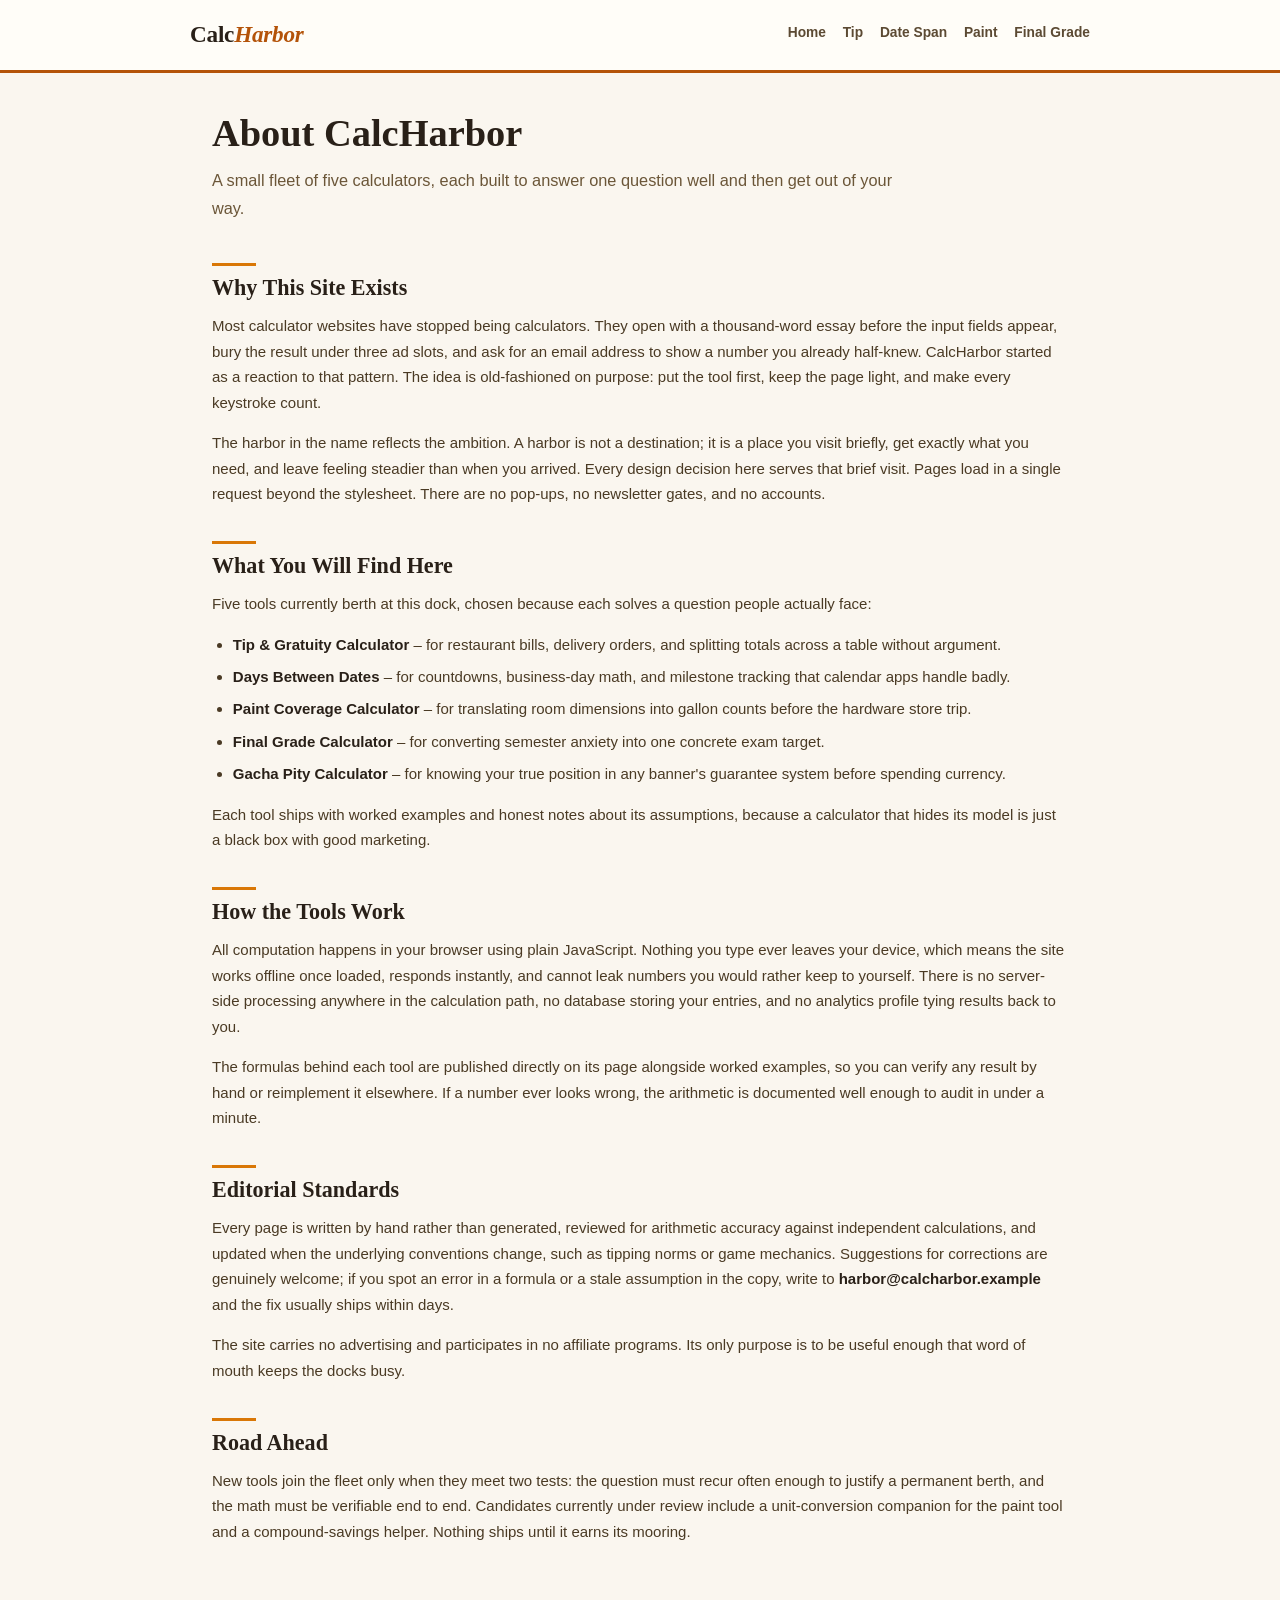
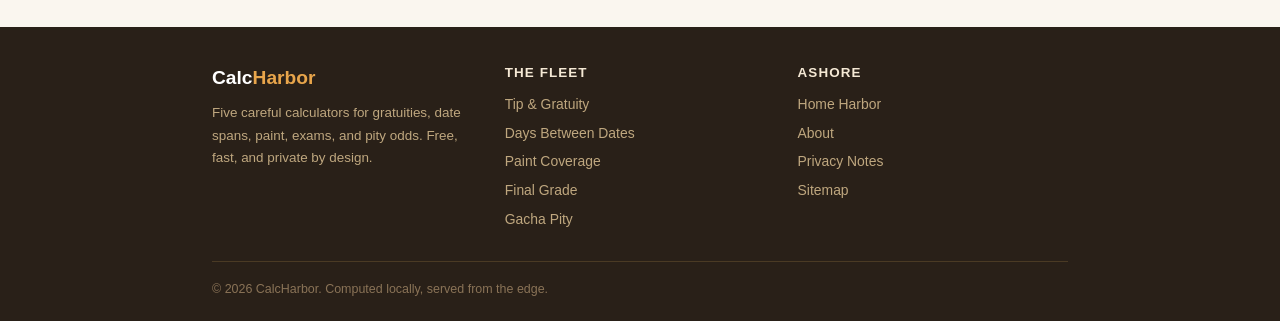
<file: about.html>
<!DOCTYPE html>
<html lang="en">
<head>
<meta charset="UTF-8">
<meta name="viewport" content="width=device-width, initial-scale=1.0">
<title>About CalcHarbor</title>
<meta name="description" content="CalcHarbor is a small collection of five focused calculators built to be fast, private, and free. Learn how the site works and what it will never do.">
<meta name="robots" content="index, follow">
<link rel="canonical" href="https://calcharbor.pages.dev/about.html">
<meta property="og:type" content="website">
<meta property="og:site_name" content="CalcHarbor">
<meta property="og:title" content="About CalcHarbor">
<meta property="og:description" content="A small fleet of five careful calculators. Free, fast, and private by design.">
<meta property="og:url" content="https://calcharbor.pages.dev/about.html">
<meta name="twitter:card" content="summary">
<link rel="stylesheet" href="assets/style.css">
</head>
<body>
<header class="site-header">
  <div class="container nav-wrap">
    <a href="./" class="brand">Calc<span>Harbor</span></a>
    <nav class="main-nav" aria-label="Main navigation">
      <a href="./">Home</a>
      <a href="./tip-gratuity-calculator/">Tip</a>
      <a href="./days-between-dates/">Date Span</a>
      <a href="./paint-coverage-calculator/">Paint</a>
      <a href="./final-grade-calculator/">Final Grade</a>
    </nav>
  </div>
</header>

<main class="container">
  <section class="hero">
    <h1>About CalcHarbor</h1>
    <p class="lede">A small fleet of five calculators, each built to answer one question well and then get out of your way.</p>
  </section>

  <article class="content">
    <h2>Why This Site Exists</h2>
    <p>Most calculator websites have stopped being calculators. They open with a thousand-word essay before the input fields appear, bury the result under three ad slots, and ask for an email address to show a number you already half-knew. CalcHarbor started as a reaction to that pattern. The idea is old-fashioned on purpose: put the tool first, keep the page light, and make every keystroke count.</p>
    <p>The harbor in the name reflects the ambition. A harbor is not a destination; it is a place you visit briefly, get exactly what you need, and leave feeling steadier than when you arrived. Every design decision here serves that brief visit. Pages load in a single request beyond the stylesheet. There are no pop-ups, no newsletter gates, and no accounts.</p>

    <h2>What You Will Find Here</h2>
    <p>Five tools currently berth at this dock, chosen because each solves a question people actually face:</p>
    <ul>
      <li><strong>Tip &amp; Gratuity Calculator</strong> &ndash; for restaurant bills, delivery orders, and splitting totals across a table without argument.</li>
      <li><strong>Days Between Dates</strong> &ndash; for countdowns, business-day math, and milestone tracking that calendar apps handle badly.</li>
      <li><strong>Paint Coverage Calculator</strong> &ndash; for translating room dimensions into gallon counts before the hardware store trip.</li>
      <li><strong>Final Grade Calculator</strong> &ndash; for converting semester anxiety into one concrete exam target.</li>
      <li><strong>Gacha Pity Calculator</strong> &ndash; for knowing your true position in any banner's guarantee system before spending currency.</li>
    </ul>
    <p>Each tool ships with worked examples and honest notes about its assumptions, because a calculator that hides its model is just a black box with good marketing.</p>

    <h2>How the Tools Work</h2>
    <p>All computation happens in your browser using plain JavaScript. Nothing you type ever leaves your device, which means the site works offline once loaded, responds instantly, and cannot leak numbers you would rather keep to yourself. There is no server-side processing anywhere in the calculation path, no database storing your entries, and no analytics profile tying results back to you.</p>
    <p>The formulas behind each tool are published directly on its page alongside worked examples, so you can verify any result by hand or reimplement it elsewhere. If a number ever looks wrong, the arithmetic is documented well enough to audit in under a minute.</p>

    <h2>Editorial Standards</h2>
    <p>Every page is written by hand rather than generated, reviewed for arithmetic accuracy against independent calculations, and updated when the underlying conventions change, such as tipping norms or game mechanics. Suggestions for corrections are genuinely welcome; if you spot an error in a formula or a stale assumption in the copy, write to <strong>harbor@calcharbor.example</strong> and the fix usually ships within days.</p>
    <p>The site carries no advertising and participates in no affiliate programs. Its only purpose is to be useful enough that word of mouth keeps the docks busy.</p>

    <h2>Road Ahead</h2>
    <p>New tools join the fleet only when they meet two tests: the question must recur often enough to justify a permanent berth, and the math must be verifiable end to end. Candidates currently under review include a unit-conversion companion for the paint tool and a compound-savings helper. Nothing ships until it earns its mooring.</p>
  </article>
</main>

<footer class="site-footer">
  <div class="container">
    <div class="footer-grid">
      <div>
        <div class="footer-brand">Calc<span>Harbor</span></div>
        <p class="footer-desc">Five careful calculators for gratuities, date spans, paint, exams, and pity odds. Free, fast, and private by design.</p>
      </div>
      <div>
        <h2>The Fleet</h2>
        <ul>
          <li><a href="./tip-gratuity-calculator/">Tip &amp; Gratuity</a></li>
          <li><a href="./days-between-dates/">Days Between Dates</a></li>
          <li><a href="./paint-coverage-calculator/">Paint Coverage</a></li>
          <li><a href="./final-grade-calculator/">Final Grade</a></li>
          <li><a href="./gacha-pity-calculator/">Gacha Pity</a></li>
        </ul>
      </div>
      <div>
        <h2>Ashore</h2>
        <ul>
          <li><a href="./">Home Harbor</a></li>
          <li><a href="./about.html">About</a></li>
          <li><a href="./privacy.html">Privacy Notes</a></li>
          <li><a href="./sitemap.xml">Sitemap</a></li>
        </ul>
      </div>
    </div>
    <div class="footer-bottom">&copy; 2026 CalcHarbor. Computed locally, served from the edge.</div>
  </div>
</footer>
</body>
</html>
</file>
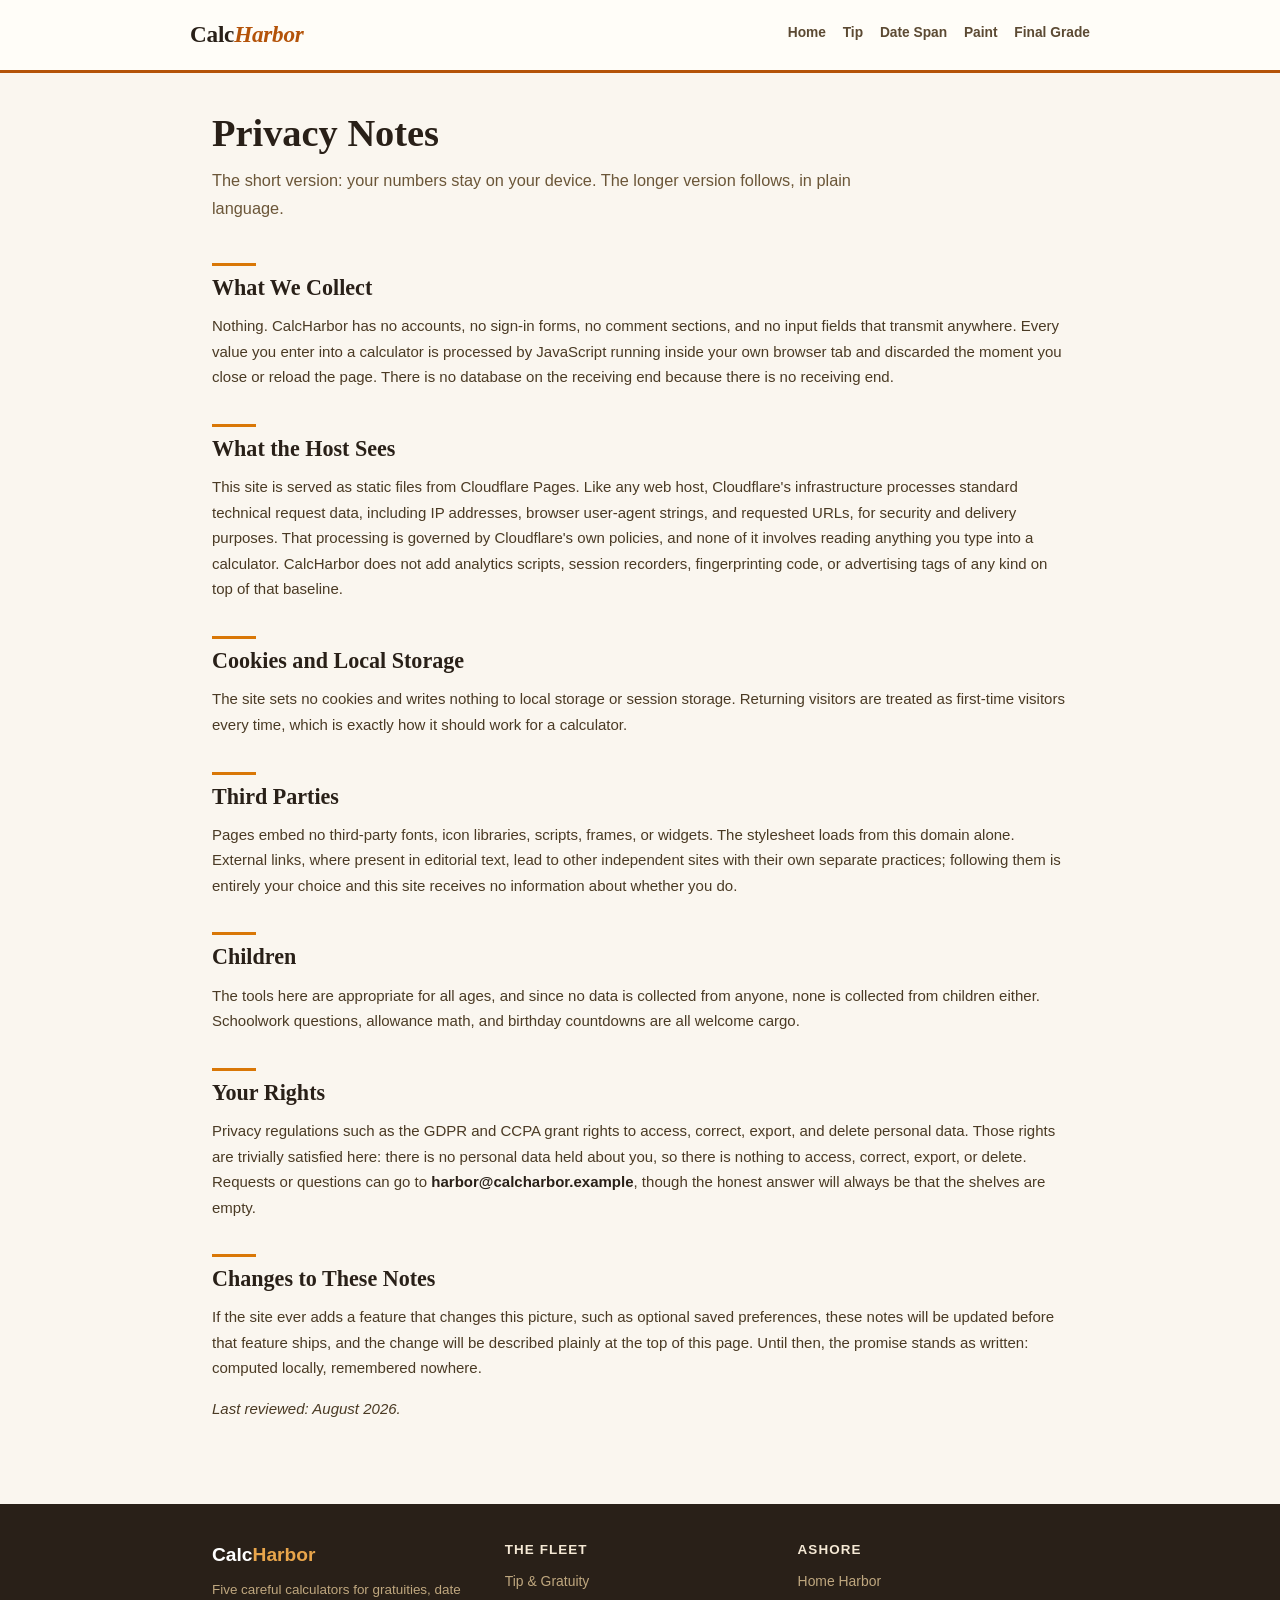
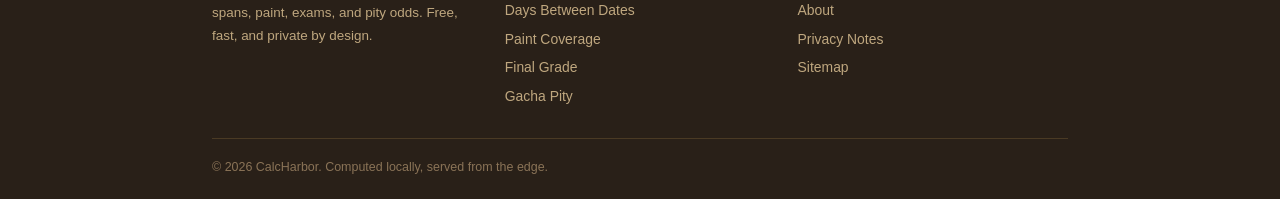
<file: privacy.html>
<!DOCTYPE html>
<html lang="en">
<head>
<meta charset="UTF-8">
<meta name="viewport" content="width=device-width, initial-scale=1.0">
<title>Privacy Notes – CalcHarbor</title>
<meta name="description" content="CalcHarbor collects nothing personal, stores nothing you type, and runs entirely in your browser. Read the plain-language privacy notes.">
<meta name="robots" content="index, follow">
<link rel="canonical" href="https://calcharbor.pages.dev/privacy.html">
<meta property="og:type" content="website">
<meta property="og:site_name" content="CalcHarbor">
<meta property="og:title" content="Privacy Notes – CalcHarbor">
<meta property="og:description" content="No accounts, no trackers, no stored inputs. The short version: your numbers stay on your device.">
<meta property="og:url" content="https://calcharbor.pages.dev/privacy.html">
<meta name="twitter:card" content="summary">
<link rel="stylesheet" href="assets/style.css">
</head>
<body>
<header class="site-header">
  <div class="container nav-wrap">
    <a href="./" class="brand">Calc<span>Harbor</span></a>
    <nav class="main-nav" aria-label="Main navigation">
      <a href="./">Home</a>
      <a href="./tip-gratuity-calculator/">Tip</a>
      <a href="./days-between-dates/">Date Span</a>
      <a href="./paint-coverage-calculator/">Paint</a>
      <a href="./final-grade-calculator/">Final Grade</a>
    </nav>
  </div>
</header>

<main class="container">
  <section class="hero">
    <h1>Privacy Notes</h1>
    <p class="lede">The short version: your numbers stay on your device. The longer version follows, in plain language.</p>
  </section>

  <article class="content">
    <h2>What We Collect</h2>
    <p>Nothing. CalcHarbor has no accounts, no sign-in forms, no comment sections, and no input fields that transmit anywhere. Every value you enter into a calculator is processed by JavaScript running inside your own browser tab and discarded the moment you close or reload the page. There is no database on the receiving end because there is no receiving end.</p>

    <h2>What the Host Sees</h2>
    <p>This site is served as static files from Cloudflare Pages. Like any web host, Cloudflare's infrastructure processes standard technical request data, including IP addresses, browser user-agent strings, and requested URLs, for security and delivery purposes. That processing is governed by Cloudflare's own policies, and none of it involves reading anything you type into a calculator. CalcHarbor does not add analytics scripts, session recorders, fingerprinting code, or advertising tags of any kind on top of that baseline.</p>

    <h2>Cookies and Local Storage</h2>
    <p>The site sets no cookies and writes nothing to local storage or session storage. Returning visitors are treated as first-time visitors every time, which is exactly how it should work for a calculator.</p>

    <h2>Third Parties</h2>
    <p>Pages embed no third-party fonts, icon libraries, scripts, frames, or widgets. The stylesheet loads from this domain alone. External links, where present in editorial text, lead to other independent sites with their own separate practices; following them is entirely your choice and this site receives no information about whether you do.</p>

    <h2>Children</h2>
    <p>The tools here are appropriate for all ages, and since no data is collected from anyone, none is collected from children either. Schoolwork questions, allowance math, and birthday countdowns are all welcome cargo.</p>

    <h2>Your Rights</h2>
    <p>Privacy regulations such as the GDPR and CCPA grant rights to access, correct, export, and delete personal data. Those rights are trivially satisfied here: there is no personal data held about you, so there is nothing to access, correct, export, or delete. Requests or questions can go to <strong>harbor@calcharbor.example</strong>, though the honest answer will always be that the shelves are empty.</p>

    <h2>Changes to These Notes</h2>
    <p>If the site ever adds a feature that changes this picture, such as optional saved preferences, these notes will be updated before that feature ships, and the change will be described plainly at the top of this page. Until then, the promise stands as written: computed locally, remembered nowhere.</p>
    <p><em>Last reviewed: August 2026.</em></p>
  </article>
</main>

<footer class="site-footer">
  <div class="container">
    <div class="footer-grid">
      <div>
        <div class="footer-brand">Calc<span>Harbor</span></div>
        <p class="footer-desc">Five careful calculators for gratuities, date spans, paint, exams, and pity odds. Free, fast, and private by design.</p>
      </div>
      <div>
        <h2>The Fleet</h2>
        <ul>
          <li><a href="./tip-gratuity-calculator/">Tip &amp; Gratuity</a></li>
          <li><a href="./days-between-dates/">Days Between Dates</a></li>
          <li><a href="./paint-coverage-calculator/">Paint Coverage</a></li>
          <li><a href="./final-grade-calculator/">Final Grade</a></li>
          <li><a href="./gacha-pity-calculator/">Gacha Pity</a></li>
        </ul>
      </div>
      <div>
        <h2>Ashore</h2>
        <ul>
          <li><a href="./">Home Harbor</a></li>
          <li><a href="./about.html">About</a></li>
          <li><a href="./privacy.html">Privacy Notes</a></li>
          <li><a href="./sitemap.xml">Sitemap</a></li>
        </ul>
      </div>
    </div>
    <div class="footer-bottom">&copy; 2026 CalcHarbor. Computed locally, served from the edge.</div>
  </div>
</footer>
</body>
</html>
</file>
<file: assets/style.css>
*,*::before,*::after{box-sizing:border-box;margin:0;padding:0}
html{scroll-behavior:smooth}
body{font-family:Verdana,Geneva,Tahoma,sans-serif;line-height:1.7;color:#2d2419;background:#faf6ef;font-size:15px}
h1,h2,h3,h4,.brand,.result-value{font-family:Georgia,"Times New Roman",serif}
.container{max-width:900px;margin:0 auto;padding:0 22px}

.site-header{background:#fffdf8;border-bottom:3px solid #b45309}
.nav-wrap{display:flex;align-items:center;justify-content:space-between;flex-wrap:wrap;gap:.6rem;padding:.95rem 0}
.brand{font-size:1.45rem;font-weight:700;color:#292018;text-decoration:none;letter-spacing:-.01em}
.brand span{color:#b45309;font-style:italic}
.main-nav{display:flex;flex-wrap:wrap;gap:1.05rem}
.main-nav a{color:#5c4a33;text-decoration:none;font-size:.86rem;font-weight:600;border-bottom:2px solid transparent;padding-bottom:2px}
.main-nav a:hover{color:#b45309;border-bottom-color:#d97706}
.main-nav a[aria-current="page"]{color:#b45309;border-bottom-color:#b45309}

.breadcrumbs{font-size:.8rem;color:#8a7357;margin-top:1.3rem}
.breadcrumbs ol{list-style:none;display:flex;flex-wrap:wrap;gap:.45rem}
.breadcrumbs li:not(:last-child)::after{content:"\00B7";margin-left:.45rem;color:#c9b28f}
.breadcrumbs a{color:#9a3412;text-decoration:none}
.breadcrumbs a:hover{text-decoration:underline}

.hero{padding:2.3rem 0 .4rem}
h1{font-size:clamp(1.75rem,4vw,2.4rem);line-height:1.2;color:#292018;margin-bottom:.7rem}
.lede{font-size:1.02rem;color:#6b5638;max-width:44rem}

.calc-card{background:#fffdf8;border:1px solid #e5d5b8;padding:1.55rem 1.65rem;margin:1.8rem 0}
.calc-title{font-size:1.18rem;color:#292018;margin-bottom:1.05rem;border-bottom:1px solid #eadcc3;padding-bottom:.5rem}
.calc-grid{display:grid;grid-template-columns:repeat(auto-fit,minmax(180px,1fr));gap:1rem}
.field label{display:block;font-weight:700;font-size:.82rem;margin-bottom:.32rem;color:#5c4a33;text-transform:uppercase;letter-spacing:.03em}
.field input,.field select{width:100%;padding:.58rem .68rem;border:1px solid #cbb48c;border-radius:0;font-size:.98rem;background:#fff;color:#2d2419}
.field input:focus-visible,.field select:focus-visible{outline:2px solid #b45309;outline-offset:1px}
.hint{font-size:.76rem;color:#8a7357;margin-top:.3rem}
.check-field{display:flex;align-items:center;gap:.5rem;margin-top:1rem;font-size:.9rem;color:#5c4a33}
.check-field input{width:16px;height:16px;accent-color:#b45309}
.btn{display:inline-block;background:#292018;color:#f5e9d5;border:none;padding:.72rem 1.6rem;font-size:.92rem;font-weight:700;cursor:pointer;margin-top:1.15rem;font-family:inherit;letter-spacing:.04em;text-transform:uppercase}
.btn:hover{background:#b45309}
.btn:focus-visible{outline:3px solid #f0c987;outline-offset:2px}
.results{display:grid;grid-template-columns:repeat(auto-fit,minmax(140px,1fr));gap:.85rem;margin-top:1.25rem}
.result-box{background:#fdf3e3;border-left:4px solid #b45309;padding:.85rem .8rem}
.result-box.primary{background:#292018;border-left-color:#d97706;color:#fff}
.result-label{font-size:.72rem;font-weight:700;text-transform:uppercase;letter-spacing:.07em;opacity:.7;font-family:Verdana,sans-serif}
.result-value{font-size:1.42rem;font-weight:700;margin-top:.2rem;color:inherit}
.result-box .result-value{color:#292018}
.result-box.primary .result-value{color:#fff}
.calc-note{font-size:.8rem;color:#8a7357;margin-top:.75rem}
.error-msg{background:#fbeaea;border-left:4px solid #b91c1c;color:#7f1d1d;padding:.65rem .95rem;margin-top:1rem;font-size:.9rem;display:none}
.info-box{background:#fdf3e3;border-left:4px solid #d97706;padding:.95rem 1.1rem;margin:1.25rem 0;font-size:.93rem}
.info-box p{margin-bottom:.45rem}
.info-box p:last-child{margin-bottom:0}

article.content{padding-bottom:1.4rem}
article h2{font-size:1.38rem;color:#292018;margin:2.15rem 0 .65rem;line-height:1.3}
article h2::before{content:"";display:block;width:44px;height:3px;background:#d97706;margin-bottom:.5rem}
article h3{font-size:1.06rem;color:#4a3a24;margin:1.45rem 0 .4rem}
article p{margin-bottom:.95rem;color:#4a3a24}
article ul,article ol{margin:0 0 .95rem 1.3rem;color:#4a3a24}
article li{margin-bottom:.42rem}
article a{color:#9a3412;text-decoration:underline;text-decoration-color:#e5c391;text-underline-offset:2px}
article a:hover{text-decoration-color:#9a3412}
article strong{color:#292018}

.table-wrap{overflow-x:auto;margin:.95rem 0 1.35rem;border:1px solid #e5d5b8;background:#fffdf8}
table{border-collapse:collapse;width:100%;font-size:.89rem}
th,td{border-bottom:1px solid #efe3cd;padding:.52rem .78rem;text-align:left;vertical-align:top}
th{background:#292018;color:#f5e9d5;font-weight:600;font-family:Georgia,serif}
tbody tr:nth-child(even){background:#fbf4e6}

.faq details{background:#fffdf8;border:1px solid #e5d5b8;margin-bottom:.6rem}
.faq summary{cursor:pointer;font-weight:700;padding:.82rem 1rem;color:#292018;list-style:none;font-size:.94rem;font-family:Georgia,serif}
.faq summary::-webkit-details-marker{display:none}
.faq summary::before{content:"Q. ";color:#b45309;font-weight:700}
.faq details p{padding:0 1rem .95rem;margin:0;font-size:.92rem}

.tool-list{margin:1.4rem 0;display:flex;flex-direction:column;gap:.85rem}
.tool-row{background:#fffdf8;border:1px solid #e5d5b8;border-left:5px solid #b45309;padding:1.05rem 1.2rem;text-decoration:none;color:inherit;display:flex;gap:1.05rem;align-items:flex-start;transition:border-color .15s ease,transform .15s ease}
.tool-row:hover{border-color:#b45309;transform:translateX(3px)}
.tool-num{font-family:Georgia,serif;font-size:1.5rem;font-weight:700;color:#d97706;line-height:1;min-width:34px}
.tool-row h2,.tool-row h3{margin:0 0 .28rem;font-size:1.06rem;color:#292018}
.tool-row p{margin:0;font-size:.88rem;color:#6b5638}

.formula-block{background:#292018;color:#f0d9ad;padding:1.05rem 1.25rem;margin:.95rem 0 1.3rem;font-family:Consolas,"Courier New",monospace;font-size:.96rem;overflow-x:auto;line-height:1.75}

.site-footer{background:#292018;color:#bfa77f;margin-top:2.8rem;padding:2.2rem 0 1.3rem;font-size:.87rem}
.footer-grid{display:grid;grid-template-columns:repeat(auto-fit,minmax(185px,1fr));gap:1.4rem;margin-bottom:1.5rem}
.site-footer h2{font-size:.84rem;text-transform:uppercase;letter-spacing:.08em;color:#f5e9d5;margin-bottom:.5rem;font-family:Verdana,sans-serif}
.site-footer ul{list-style:none}
.site-footer li{margin-bottom:.32rem}
.site-footer a{color:#bfa77f;text-decoration:none}
.site-footer a:hover{color:#f0c987;text-decoration:underline}
.footer-brand{font-size:1.2rem;font-weight:700;color:#fff}
.footer-brand span{color:#e8a54b}
.footer-desc{font-size:.84rem;margin-top:.45rem;max-width:27rem}
.footer-bottom{border-top:1px solid #4a3a24;padding-top:1.1rem;font-size:.78rem;color:#8a7357}

@media(max-width:640px){
.nav-wrap{justify-content:center}
.main-nav{justify-content:center}
.hero{padding-top:1.5rem}
.calc-card{padding:1.15rem .95rem}
}
</file>
